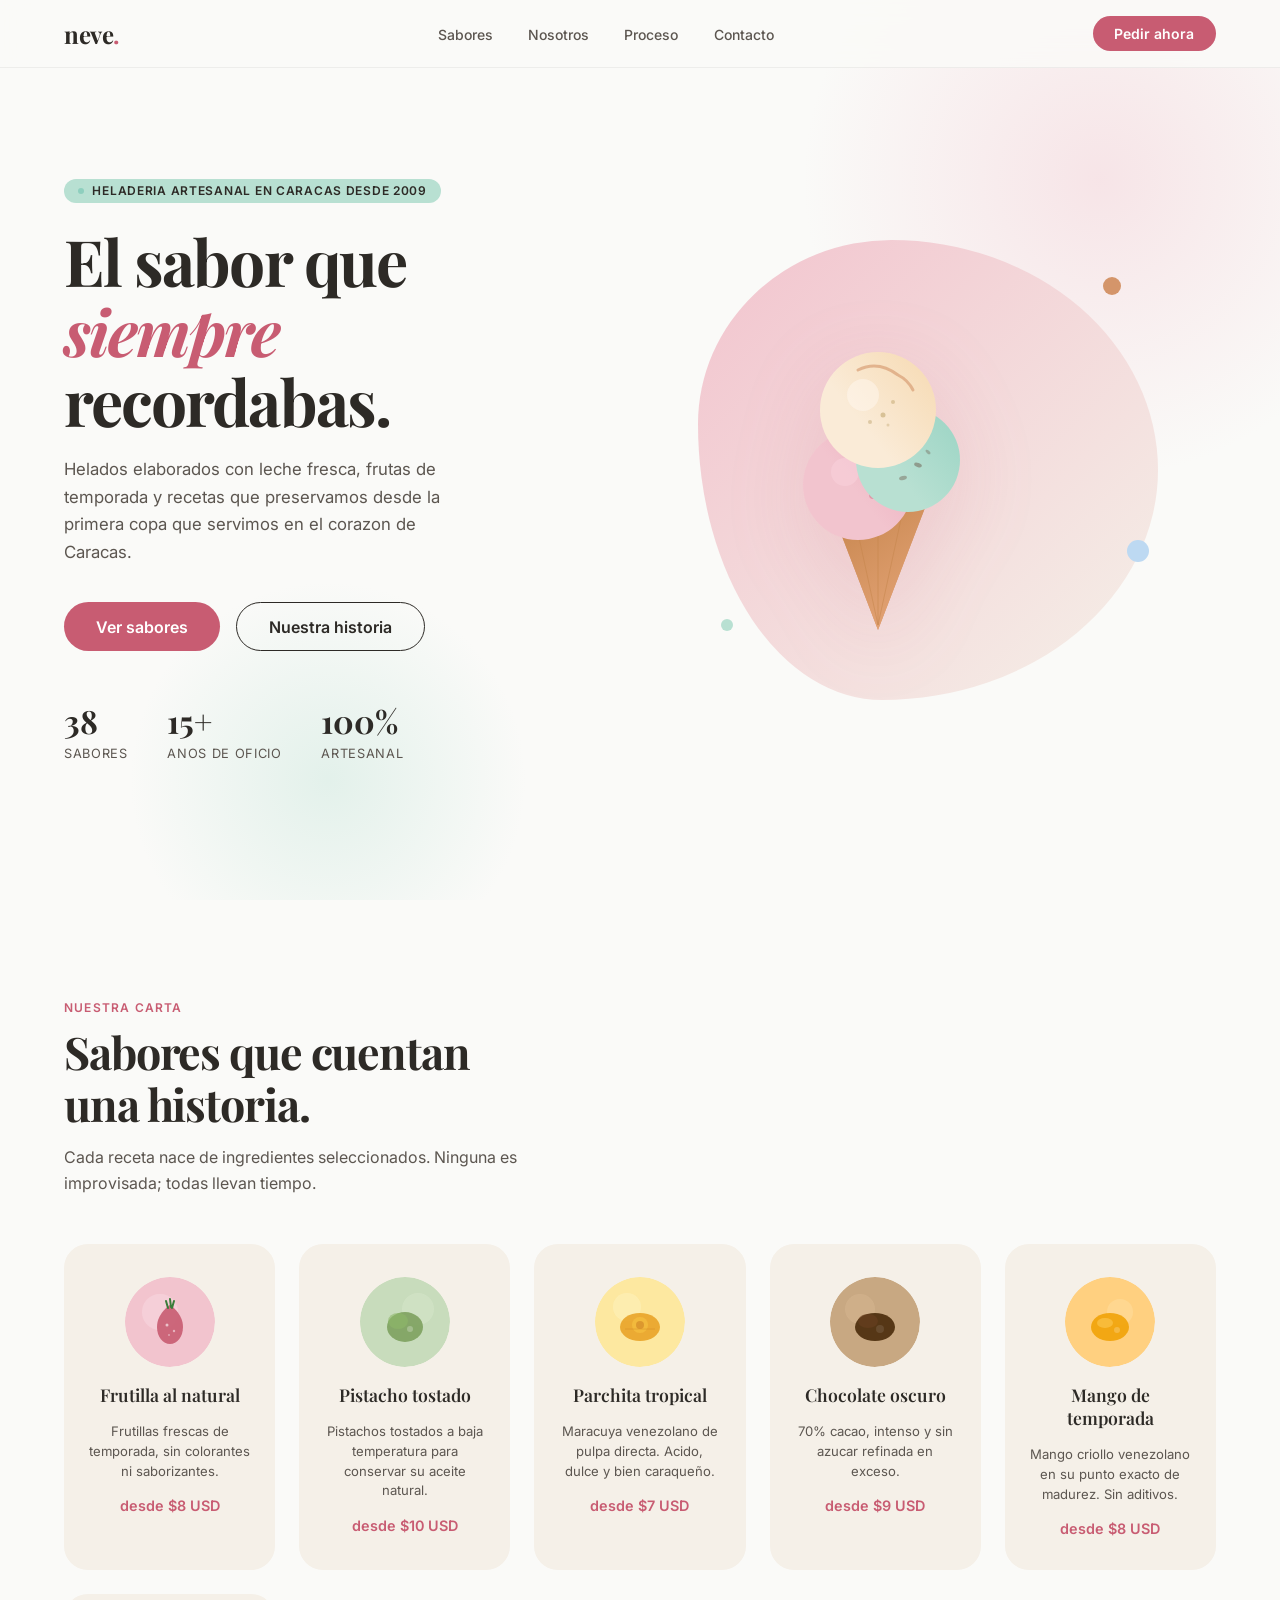
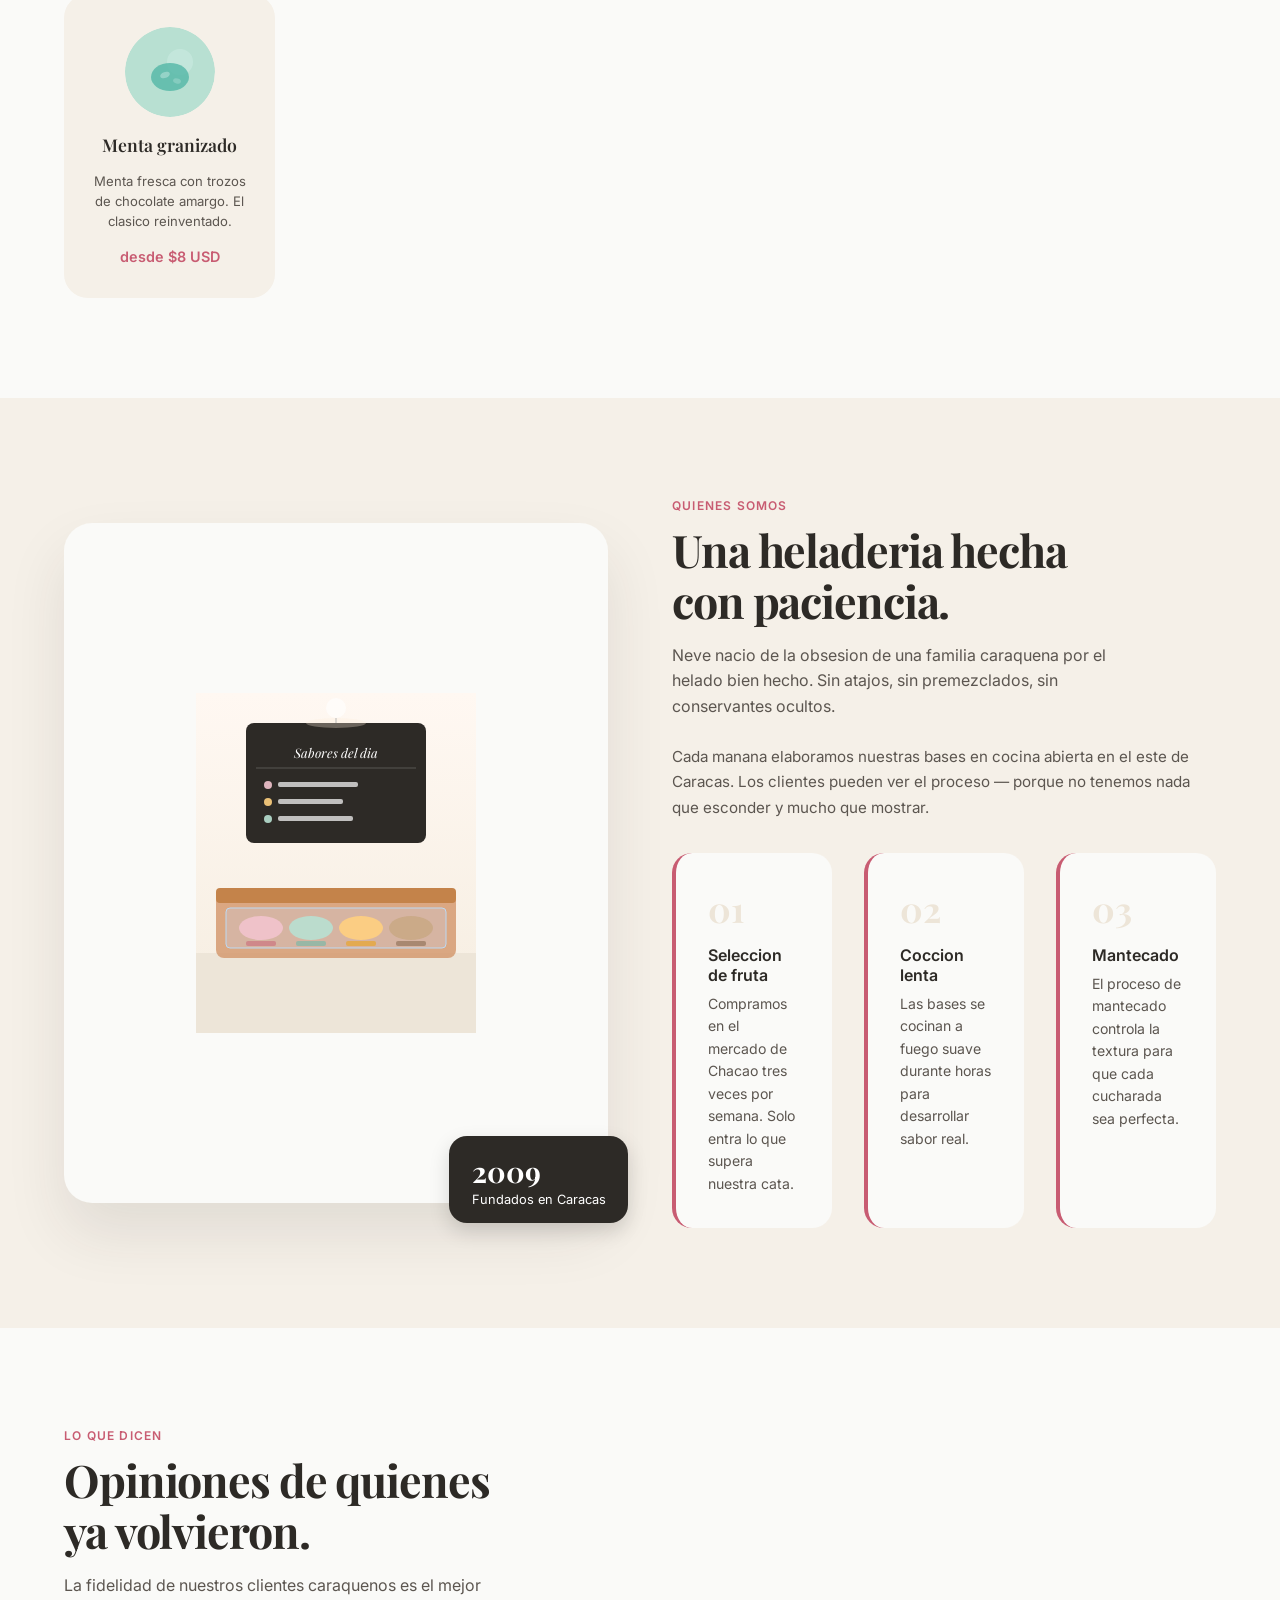
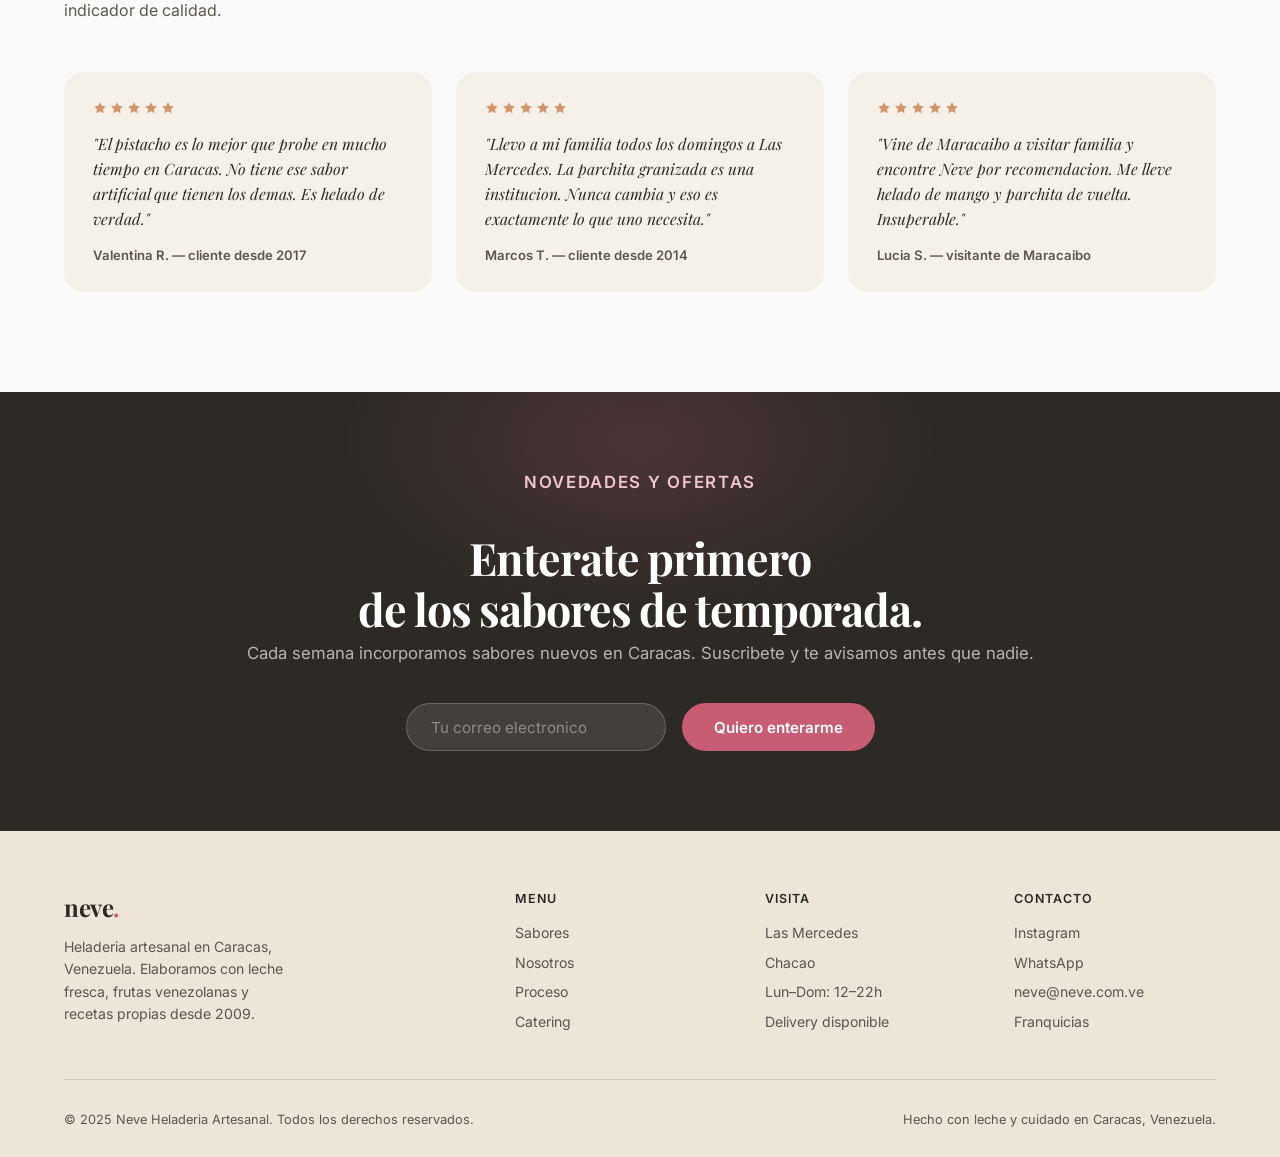
<file: index.html>
<!DOCTYPE html>
<html lang="es">
<head>
  <meta charset="UTF-8" />
  <meta name="viewport" content="width=device-width, initial-scale=1.0" />
  <title>Neve — Heladeria Artesanal | Caracas</title>
  <link href="https://fonts.googleapis.com/css2?family=Playfair+Display:ital,wght@0,400;0,600;0,700;1,400&family=Inter:wght@300;400;500;600&display=swap" rel="stylesheet" />
  <link rel="stylesheet" href="styles.css" />
  <link rel="icon" type="image/svg+xml" href="data:image/svg+xml,%3Csvg xmlns='http://www.w3.org/2000/svg' viewBox='0 0 64 64'%3E%3Ccircle cx='32' cy='32' r='32' fill='%23FAFAF8'/%3E%3Ccircle cx='32' cy='32' r='30' fill='%23F5F0E8'/%3E%3C!-- bola grande vainilla --%3E%3Ccircle cx='32' cy='36' r='18' fill='%23F5D5A8'/%3E%3C!-- bola chica rosa encima --%3E%3Ccircle cx='32' cy='20' r='13' fill='%23F2C4CE'/%3E%3C!-- cono --%3E%3Cpath d='M20 42 L32 62 L44 42 Z' fill='%23D4956A'/%3E%3C!-- lineas cono --%3E%3Cline x1='32' y1='44' x2='32' y2='61' stroke='%23C4834A' stroke-width='1' opacity='0.5'/%3E%3C!-- punto acento frambuesa --%3E%3Ccircle cx='32' cy='13' r='5' fill='%23C85C72'/%3E%3C/svg%3E" />
</head>
<body>

<!-- ─── NAV ─── -->
<nav>
  <span class="nav-logo">neve<span>.</span></span>
  <ul class="nav-links">
    <li><a href="#sabores">Sabores</a></li>
    <li><a href="#nosotros">Nosotros</a></li>
    <li><a href="#proceso">Proceso</a></li>
    <li><a href="#contacto">Contacto</a></li>
  </ul>
  <button class="nav-cta">Pedir ahora</button>
</nav>

<!-- ─── HERO ─── -->
<section class="hero">
  <div class="hero-text">
    <div class="hero-eyebrow">Heladeria Artesanal en Caracas desde 2009</div>
    <h1 class="hero-title">
      El sabor que<br><em>siempre</em><br>recordabas.
    </h1>
    <p class="hero-sub">
      Helados elaborados con leche fresca, frutas de temporada y recetas que preservamos desde la primera copa que servimos en el corazon de Caracas.
    </p>
    <div class="hero-btns">
      <button class="btn-primary" id="btn-sabores">Ver sabores</button>
      <button class="btn-secondary" id="btn-nosotros">Nuestra historia</button>
    </div>
    <div class="hero-stats">
      <div>
        <span class="hero-stat-num">38</span>
        <span class="hero-stat-label">Sabores</span>
      </div>
      <div>
        <span class="hero-stat-num">15+</span>
        <span class="hero-stat-label">Anos de oficio</span>
      </div>
      <div>
        <span class="hero-stat-num">100%</span>
        <span class="hero-stat-label">Artesanal</span>
      </div>
    </div>
  </div>

  <div class="hero-visual">
    <div class="hero-svg-wrap">
      <div class="blob-bg"></div>
      <div class="dot dot1"></div>
      <div class="dot dot2"></div>
      <div class="dot dot3"></div>

      <!-- Ilustracion helado artesanal SVG -->
      <svg width="360" height="400" viewBox="0 0 360 400" fill="none" xmlns="http://www.w3.org/2000/svg">
        <!-- Cono -->
        <path d="M130 260 L180 390 L230 260 Z" fill="#D4956A"/>
        <path d="M130 260 L180 390 L230 260 Z" fill="url(#conoGrad)"/>
        <defs>
          <linearGradient id="conoGrad" x1="130" y1="260" x2="230" y2="390" gradientUnits="userSpaceOnUse">
            <stop stop-color="#C4834A"/>
            <stop offset="1" stop-color="#E8A87C"/>
          </linearGradient>
          <linearGradient id="scoopGrad1" x1="100" y1="180" x2="200" y2="100" gradientUnits="userSpaceOnUse">
            <stop stop-color="#F2C4CE"/>
            <stop offset="1" stop-color="#E8A0B4"/>
          </linearGradient>
          <linearGradient id="scoopGrad2" x1="140" y1="160" x2="240" y2="80" gradientUnits="userSpaceOnUse">
            <stop stop-color="#B8E0D2"/>
            <stop offset="1" stop-color="#8ECFBE"/>
          </linearGradient>
          <linearGradient id="scoopGrad3" x1="120" y1="130" x2="220" y2="50" gradientUnits="userSpaceOnUse">
            <stop stop-color="#FAEBD7"/>
            <stop offset="1" stop-color="#F5D5A8"/>
          </linearGradient>
        </defs>
        <!-- Lineas del cono -->
        <line x1="155" y1="270" x2="180" y2="385" stroke="#C4834A" stroke-width="1" opacity="0.5"/>
        <line x1="180" y1="265" x2="180" y2="385" stroke="#C4834A" stroke-width="1" opacity="0.5"/>
        <line x1="205" y1="270" x2="180" y2="385" stroke="#C4834A" stroke-width="1" opacity="0.5"/>
        <!-- Bola 1 (frutilla) -->
        <circle cx="160" cy="245" r="55" fill="url(#scoopGrad1)"/>
        <circle cx="147" cy="232" r="14" fill="#F8D0DA" opacity="0.6"/>
        <circle cx="175" cy="255" r="4" fill="#C85C72" opacity="0.4"/>
        <circle cx="185" cy="240" r="3" fill="#C85C72" opacity="0.3"/>
        <!-- Bola 2 (menta) -->
        <circle cx="210" cy="220" r="52" fill="url(#scoopGrad2)"/>
        <circle cx="200" cy="208" r="12" fill="#D8EEE8" opacity="0.5"/>
        <ellipse cx="220" cy="225" rx="4" ry="2" fill="#5C3D2E" opacity="0.4" transform="rotate(20 220 225)"/>
        <ellipse cx="205" cy="238" rx="4" ry="2" fill="#5C3D2E" opacity="0.35" transform="rotate(-15 205 238)"/>
        <ellipse cx="230" cy="212" rx="3" ry="1.5" fill="#5C3D2E" opacity="0.3" transform="rotate(40 230 212)"/>
        <!-- Bola 3 (vainilla) -->
        <circle cx="180" cy="170" r="58" fill="url(#scoopGrad3)"/>
        <circle cx="165" cy="155" r="16" fill="#FFF8F0" opacity="0.5"/>
        <circle cx="185" cy="175" r="2.5" fill="#8B6914" opacity="0.3"/>
        <circle cx="195" cy="162" r="2" fill="#8B6914" opacity="0.25"/>
        <circle cx="172" cy="182" r="2" fill="#8B6914" opacity="0.25"/>
        <circle cx="190" cy="185" r="1.5" fill="#8B6914" opacity="0.2"/>
        <!-- Salsa caramelo -->
        <path d="M160 130 Q180 120 200 135 Q210 140 215 150" stroke="#D4956A" stroke-width="3" fill="none" stroke-linecap="round" opacity="0.6"/>
      </svg>
    </div>
  </div>
</section>

<!-- ─── SABORES ─── -->
<section class="section" id="sabores">
  <div class="reveal">
    <p class="section-label">Nuestra carta</p>
    <h2 class="section-title">Sabores que cuentan<br>una historia.</h2>
    <p class="section-sub">Cada receta nace de ingredientes seleccionados. Ninguna es improvisada; todas llevan tiempo.</p>
  </div>

  <div class="flavors-grid">

    <!-- Frutilla -->
    <div class="flavor-card reveal">
      <div class="flavor-circle">
        <svg viewBox="0 0 90 90" xmlns="http://www.w3.org/2000/svg" width="90" height="90">
          <circle cx="45" cy="45" r="45" fill="#F2C4CE"/>
          <circle cx="35" cy="35" r="18" fill="#F8D8DF" opacity="0.6"/>
          <path d="M45 28 C45 28 32 36 32 50 C32 60 38 67 45 67 C52 67 58 60 58 50 C58 36 45 28 45 28Z" fill="#C85C72" opacity="0.9"/>
          <path d="M45 22 L46 30 M41 24 L43 31 M49 24 L47 31" stroke="#3A7D3A" stroke-width="2" stroke-linecap="round"/>
          <circle cx="42" cy="48" r="1.5" fill="#FFF" opacity="0.6"/>
          <circle cx="49" cy="54" r="1.2" fill="#FFF" opacity="0.5"/>
          <circle cx="44" cy="58" r="1" fill="#FFF" opacity="0.4"/>
        </svg>
      </div>
      <span class="flavor-name">Frutilla al natural</span>
      <span class="flavor-desc">Frutillas frescas de temporada, sin colorantes ni saborizantes.</span>
      <span class="flavor-price">desde $8 USD</span>
    </div>

    <!-- Pistacho -->
    <div class="flavor-card reveal">
      <div class="flavor-circle">
        <svg viewBox="0 0 90 90" xmlns="http://www.w3.org/2000/svg" width="90" height="90">
          <circle cx="45" cy="45" r="45" fill="#C8DCBC"/>
          <circle cx="58" cy="32" r="16" fill="#D8E8CC" opacity="0.5"/>
          <ellipse cx="45" cy="50" rx="18" ry="15" fill="#7A9E5A" opacity="0.85"/>
          <ellipse cx="38" cy="44" rx="10" ry="8" fill="#8EB86A" opacity="0.6"/>
          <circle cx="50" cy="52" r="3" fill="#FFF" opacity="0.25"/>
        </svg>
      </div>
      <span class="flavor-name">Pistacho tostado</span>
      <span class="flavor-desc">Pistachos tostados a baja temperatura para conservar su aceite natural.</span>
      <span class="flavor-price">desde $10 USD</span>
    </div>

    <!-- Parchita -->
    <div class="flavor-card reveal">
      <div class="flavor-circle">
        <svg viewBox="0 0 90 90" xmlns="http://www.w3.org/2000/svg" width="90" height="90">
          <circle cx="45" cy="45" r="45" fill="#FDE8A0"/>
          <circle cx="32" cy="30" r="14" fill="#FEF4C0" opacity="0.5"/>
          <ellipse cx="45" cy="50" rx="20" ry="14" fill="#E8A020" opacity="0.85"/>
          <circle cx="45" cy="48" r="8" fill="#F5C040" opacity="0.7"/>
          <circle cx="45" cy="48" r="4" fill="#C87820" opacity="0.5"/>
          <line x1="30" y1="52" x2="60" y2="52" stroke="#C87820" stroke-width="1" opacity="0.3"/>
        </svg>
      </div>
      <span class="flavor-name">Parchita tropical</span>
      <span class="flavor-desc">Maracuya venezolano de pulpa directa. Acido, dulce y bien caraqueño.</span>
      <span class="flavor-price">desde $7 USD</span>
    </div>

    <!-- Chocolate -->
    <div class="flavor-card reveal">
      <div class="flavor-circle">
        <svg viewBox="0 0 90 90" xmlns="http://www.w3.org/2000/svg" width="90" height="90">
          <circle cx="45" cy="45" r="45" fill="#C8A882"/>
          <circle cx="30" cy="32" r="15" fill="#D8B892" opacity="0.5"/>
          <ellipse cx="45" cy="50" rx="20" ry="14" fill="#4A2C0A" opacity="0.9"/>
          <ellipse cx="38" cy="44" rx="10" ry="7" fill="#6A4020" opacity="0.6"/>
          <circle cx="50" cy="52" r="4" fill="#FFF" opacity="0.1"/>
        </svg>
      </div>
      <span class="flavor-name">Chocolate oscuro</span>
      <span class="flavor-desc">70% cacao, intenso y sin azucar refinada en exceso.</span>
      <span class="flavor-price">desde $9 USD</span>
    </div>

    <!-- Mango -->
    <div class="flavor-card reveal">
      <div class="flavor-circle">
        <svg viewBox="0 0 90 90" xmlns="http://www.w3.org/2000/svg" width="90" height="90">
          <circle cx="45" cy="45" r="45" fill="#FFD080"/>
          <circle cx="55" cy="35" r="13" fill="#FFE0A0" opacity="0.5"/>
          <ellipse cx="45" cy="50" rx="19" ry="14" fill="#F0A000" opacity="0.85"/>
          <ellipse cx="40" cy="46" rx="8" ry="5" fill="#FFD060" opacity="0.5"/>
          <circle cx="52" cy="53" r="3" fill="#FFF" opacity="0.2"/>
        </svg>
      </div>
      <span class="flavor-name">Mango de temporada</span>
      <span class="flavor-desc">Mango criollo venezolano en su punto exacto de madurez. Sin aditivos.</span>
      <span class="flavor-price">desde $8 USD</span>
    </div>

    <!-- Menta granizado -->
    <div class="flavor-card reveal">
      <div class="flavor-circle">
        <svg viewBox="0 0 90 90" xmlns="http://www.w3.org/2000/svg" width="90" height="90">
          <circle cx="45" cy="45" r="45" fill="#B8E0D2"/>
          <circle cx="55" cy="35" r="13" fill="#D0EEE6" opacity="0.5"/>
          <ellipse cx="45" cy="50" rx="19" ry="14" fill="#5ABAAA" opacity="0.85"/>
          <ellipse cx="40" cy="48" rx="5" ry="3" fill="#FFF" opacity="0.3" transform="rotate(-20 40 48)"/>
          <ellipse cx="52" cy="54" rx="4" ry="2.5" fill="#FFF" opacity="0.2" transform="rotate(15 52 54)"/>
        </svg>
      </div>
      <span class="flavor-name">Menta granizado</span>
      <span class="flavor-desc">Menta fresca con trozos de chocolate amargo. El clasico reinventado.</span>
      <span class="flavor-price">desde $8 USD</span>
    </div>

  </div>
</section>

<!-- ─── NOSOTROS ─── -->
<section class="about" id="nosotros">
  <div class="about-img-wrap reveal">
    <div class="about-card">
      <!-- SVG ilustracion heladeria interior -->
      <svg width="280" height="340" viewBox="0 0 280 340" fill="none" xmlns="http://www.w3.org/2000/svg">
        <defs>
          <linearGradient id="wallGrad" x1="0" y1="0" x2="0" y2="340" gradientUnits="userSpaceOnUse">
            <stop stop-color="#FFF8F2"/>
            <stop offset="1" stop-color="#F5EDE0"/>
          </linearGradient>
        </defs>
        <rect width="280" height="340" fill="url(#wallGrad)"/>
        <rect y="260" width="280" height="80" fill="#EDE5D8"/>
        <rect x="20" y="200" width="240" height="65" rx="8" fill="#D4956A" opacity="0.8"/>
        <rect x="20" y="195" width="240" height="15" rx="4" fill="#C4834A"/>
        <rect x="30" y="215" width="220" height="40" rx="4" fill="rgba(200,220,255,0.25)" stroke="#BDD9F2" stroke-width="1"/>
        <ellipse cx="65" cy="235" rx="22" ry="12" fill="#F2C4CE" opacity="0.9"/>
        <ellipse cx="115" cy="235" rx="22" ry="12" fill="#B8E0D2" opacity="0.9"/>
        <ellipse cx="165" cy="235" rx="22" ry="12" fill="#FFD080" opacity="0.9"/>
        <ellipse cx="215" cy="235" rx="22" ry="12" fill="#C8A882" opacity="0.8"/>
        <rect x="50" y="248" width="30" height="5" rx="2" fill="#C85C72" opacity="0.5"/>
        <rect x="100" y="248" width="30" height="5" rx="2" fill="#5ABAAA" opacity="0.5"/>
        <rect x="150" y="248" width="30" height="5" rx="2" fill="#F0A000" opacity="0.5"/>
        <rect x="200" y="248" width="30" height="5" rx="2" fill="#7A5C40" opacity="0.5"/>
        <rect x="50" y="30" width="180" height="120" rx="8" fill="#2D2A26"/>
        <text x="140" y="65" text-anchor="middle" fill="#FFF" font-family="'Playfair Display', serif" font-size="13" font-style="italic">Sabores del dia</text>
        <line x1="60" y1="75" x2="220" y2="75" stroke="#FFF" stroke-width="0.7" opacity="0.3"/>
        <circle cx="72" cy="92" r="4" fill="#F2C4CE" opacity="0.9"/>
        <rect x="82" y="89" width="80" height="5" rx="2" fill="#FFF" opacity="0.7"/>
        <circle cx="72" cy="109" r="4" fill="#FFD080" opacity="0.9"/>
        <rect x="82" y="106" width="65" height="5" rx="2" fill="#FFF" opacity="0.7"/>
        <circle cx="72" cy="126" r="4" fill="#B8E0D2" opacity="0.9"/>
        <rect x="82" y="123" width="75" height="5" rx="2" fill="#FFF" opacity="0.7"/>
        <circle cx="140" cy="15" r="10" fill="#FFF" opacity="0.6"/>
        <line x1="140" y1="25" x2="140" y2="30" stroke="#CCC" stroke-width="2"/>
        <ellipse cx="140" cy="30" rx="30" ry="5" fill="#FAEBD7" opacity="0.3"/>
      </svg>
    </div>
    <div class="badge-float">
      <strong>2009</strong>
      Fundados en Caracas
    </div>
  </div>

  <div class="reveal">
    <p class="section-label">Quienes somos</p>
    <h2 class="section-title">Una heladeria hecha<br>con paciencia.</h2>
    <p class="section-sub" style="margin-bottom:1.5rem;">
      Neve nacio de la obsesion de una familia caraquena por el helado bien hecho. Sin atajos, sin premezclados, sin conservantes ocultos.
    </p>
    <p style="font-size:0.95rem; color:var(--ink-light); line-height:1.7; margin-bottom:2rem;">
      Cada manana elaboramos nuestras bases en cocina abierta en el este de Caracas. Los clientes pueden ver el proceso — porque no tenemos nada que esconder y mucho que mostrar.
    </p>

    <div class="process-steps" id="proceso">
      <div class="step">
        <div class="step-num">01</div>
        <div class="step-title">Seleccion de fruta</div>
        <p class="step-text">Compramos en el mercado de Chacao tres veces por semana. Solo entra lo que supera nuestra cata.</p>
      </div>
      <div class="step">
        <div class="step-num">02</div>
        <div class="step-title">Coccion lenta</div>
        <p class="step-text">Las bases se cocinan a fuego suave durante horas para desarrollar sabor real.</p>
      </div>
      <div class="step">
        <div class="step-num">03</div>
        <div class="step-title">Mantecado</div>
        <p class="step-text">El proceso de mantecado controla la textura para que cada cucharada sea perfecta.</p>
      </div>
    </div>
  </div>
</section>

<!-- ─── TESTIMONIALS ─── -->
<section class="section testimonials" id="contacto">
  <div class="reveal">
    <p class="section-label">Lo que dicen</p>
    <h2 class="section-title">Opiniones de quienes<br>ya volvieron.</h2>
    <p class="section-sub">La fidelidad de nuestros clientes caraquenos es el mejor indicador de calidad.</p>
  </div>
  <div class="testi-grid">

    <div class="testi-card reveal">
      <div class="testi-stars">
        <svg class="star" viewBox="0 0 24 24"><path d="M12 2l3.09 6.26L22 9.27l-5 4.87 1.18 6.88L12 17.77l-6.18 3.25L7 14.14 2 9.27l6.91-1.01L12 2z"/></svg>
        <svg class="star" viewBox="0 0 24 24"><path d="M12 2l3.09 6.26L22 9.27l-5 4.87 1.18 6.88L12 17.77l-6.18 3.25L7 14.14 2 9.27l6.91-1.01L12 2z"/></svg>
        <svg class="star" viewBox="0 0 24 24"><path d="M12 2l3.09 6.26L22 9.27l-5 4.87 1.18 6.88L12 17.77l-6.18 3.25L7 14.14 2 9.27l6.91-1.01L12 2z"/></svg>
        <svg class="star" viewBox="0 0 24 24"><path d="M12 2l3.09 6.26L22 9.27l-5 4.87 1.18 6.88L12 17.77l-6.18 3.25L7 14.14 2 9.27l6.91-1.01L12 2z"/></svg>
        <svg class="star" viewBox="0 0 24 24"><path d="M12 2l3.09 6.26L22 9.27l-5 4.87 1.18 6.88L12 17.77l-6.18 3.25L7 14.14 2 9.27l6.91-1.01L12 2z"/></svg>
      </div>
      <p class="testi-text">"El pistacho es lo mejor que probe en mucho tiempo en Caracas. No tiene ese sabor artificial que tienen los demas. Es helado de verdad."</p>
      <span class="testi-author">Valentina R. — cliente desde 2017</span>
    </div>

    <div class="testi-card reveal">
      <div class="testi-stars">
        <svg class="star" viewBox="0 0 24 24"><path d="M12 2l3.09 6.26L22 9.27l-5 4.87 1.18 6.88L12 17.77l-6.18 3.25L7 14.14 2 9.27l6.91-1.01L12 2z"/></svg>
        <svg class="star" viewBox="0 0 24 24"><path d="M12 2l3.09 6.26L22 9.27l-5 4.87 1.18 6.88L12 17.77l-6.18 3.25L7 14.14 2 9.27l6.91-1.01L12 2z"/></svg>
        <svg class="star" viewBox="0 0 24 24"><path d="M12 2l3.09 6.26L22 9.27l-5 4.87 1.18 6.88L12 17.77l-6.18 3.25L7 14.14 2 9.27l6.91-1.01L12 2z"/></svg>
        <svg class="star" viewBox="0 0 24 24"><path d="M12 2l3.09 6.26L22 9.27l-5 4.87 1.18 6.88L12 17.77l-6.18 3.25L7 14.14 2 9.27l6.91-1.01L12 2z"/></svg>
        <svg class="star" viewBox="0 0 24 24"><path d="M12 2l3.09 6.26L22 9.27l-5 4.87 1.18 6.88L12 17.77l-6.18 3.25L7 14.14 2 9.27l6.91-1.01L12 2z"/></svg>
      </div>
      <p class="testi-text">"Llevo a mi familia todos los domingos a Las Mercedes. La parchita granizada es una institucion. Nunca cambia y eso es exactamente lo que uno necesita."</p>
      <span class="testi-author">Marcos T. — cliente desde 2014</span>
    </div>

    <div class="testi-card reveal">
      <div class="testi-stars">
        <svg class="star" viewBox="0 0 24 24"><path d="M12 2l3.09 6.26L22 9.27l-5 4.87 1.18 6.88L12 17.77l-6.18 3.25L7 14.14 2 9.27l6.91-1.01L12 2z"/></svg>
        <svg class="star" viewBox="0 0 24 24"><path d="M12 2l3.09 6.26L22 9.27l-5 4.87 1.18 6.88L12 17.77l-6.18 3.25L7 14.14 2 9.27l6.91-1.01L12 2z"/></svg>
        <svg class="star" viewBox="0 0 24 24"><path d="M12 2l3.09 6.26L22 9.27l-5 4.87 1.18 6.88L12 17.77l-6.18 3.25L7 14.14 2 9.27l6.91-1.01L12 2z"/></svg>
        <svg class="star" viewBox="0 0 24 24"><path d="M12 2l3.09 6.26L22 9.27l-5 4.87 1.18 6.88L12 17.77l-6.18 3.25L7 14.14 2 9.27l6.91-1.01L12 2z"/></svg>
        <svg class="star" viewBox="0 0 24 24"><path d="M12 2l3.09 6.26L22 9.27l-5 4.87 1.18 6.88L12 17.77l-6.18 3.25L7 14.14 2 9.27l6.91-1.01L12 2z"/></svg>
      </div>
      <p class="testi-text">"Vine de Maracaibo a visitar familia y encontre Neve por recomendacion. Me lleve helado de mango y parchita de vuelta. Insuperable."</p>
      <span class="testi-author">Lucia S. — visitante de Maracaibo</span>
    </div>

  </div>
</section>

<!-- ─── CTA BANNER ─── -->
<section class="cta-banner">
  <div style="position:relative;z-index:2">
    <p class="section-label" style="color:var(--rose)">Novedades y ofertas</p>
    <h2 class="section-title">Enterate primero<br>de los sabores de temporada.</h2>
    <p>Cada semana incorporamos sabores nuevos en Caracas. Suscribete y te avisamos antes que nadie.</p>
    <div class="cta-inputs">
      <input class="cta-input" type="email" id="cta-email" placeholder="Tu correo electronico" />
      <button class="btn-primary" id="cta-submit">Quiero enterarme</button>
    </div>
  </div>
</section>

<!-- ─── FOOTER ─── -->
<footer>
  <div class="footer-grid">
    <div class="footer-brand">
      <span class="nav-logo">neve<span>.</span></span>
      <p>Heladeria artesanal en Caracas, Venezuela. Elaboramos con leche fresca, frutas venezolanas y recetas propias desde 2009.</p>
    </div>
    <div class="footer-col">
      <h4>Menu</h4>
      <ul>
        <li><a href="#sabores">Sabores</a></li>
        <li><a href="#nosotros">Nosotros</a></li>
        <li><a href="#proceso">Proceso</a></li>
        <li><a href="#">Catering</a></li>
      </ul>
    </div>
    <div class="footer-col">
      <h4>Visita</h4>
      <ul>
        <li><a href="#">Las Mercedes</a></li>
        <li><a href="#">Chacao</a></li>
        <li><a href="#">Lun–Dom: 12–22h</a></li>
        <li><a href="#">Delivery disponible</a></li>
      </ul>
    </div>
    <div class="footer-col">
      <h4>Contacto</h4>
      <ul>
        <li><a href="#">Instagram</a></li>
        <li><a href="#">WhatsApp</a></li>
        <li><a href="#">neve@neve.com.ve</a></li>
        <li><a href="#">Franquicias</a></li>
      </ul>
    </div>
  </div>
  <div class="footer-bottom">
    <span>© 2025 Neve Heladeria Artesanal. Todos los derechos reservados.</span>
    <span>Hecho con leche y cuidado en Caracas, Venezuela.</span>
  </div>
</footer>

<script src="main.js"></script>
</body>
</html>
</file>
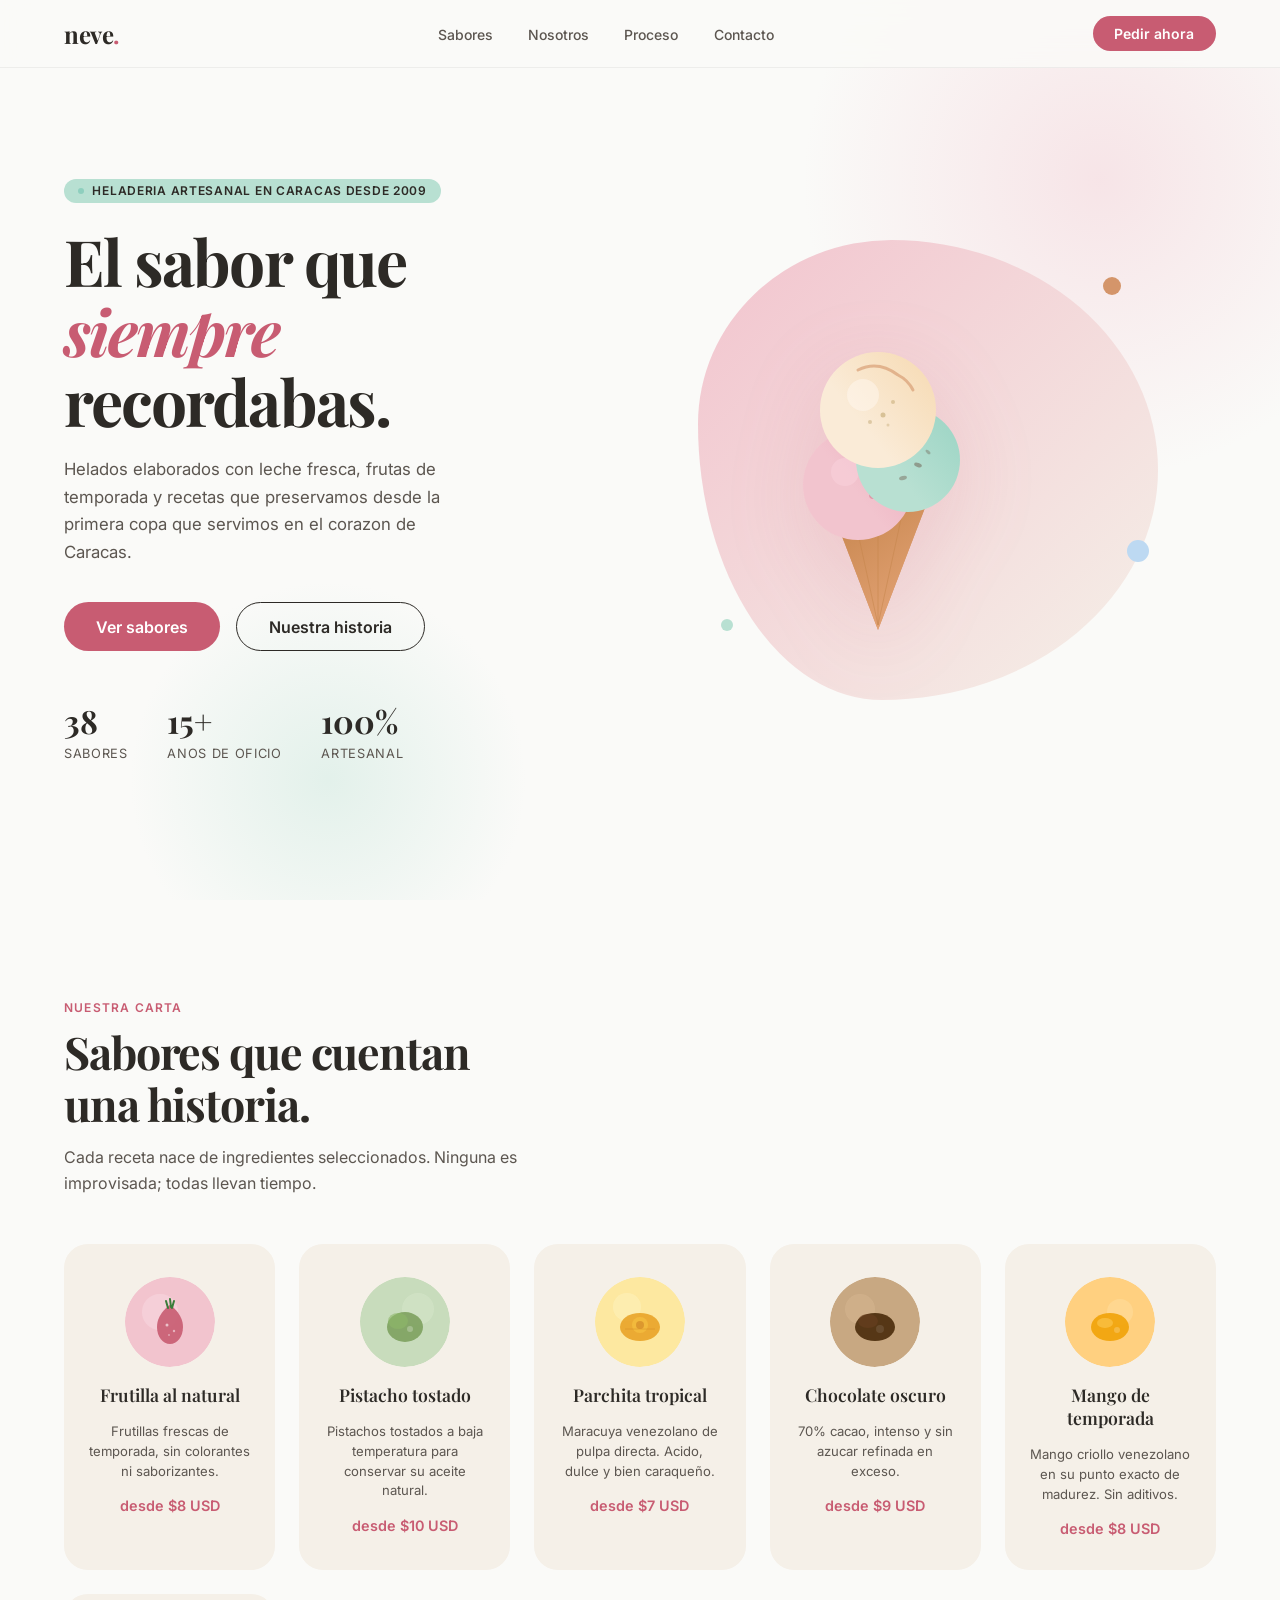
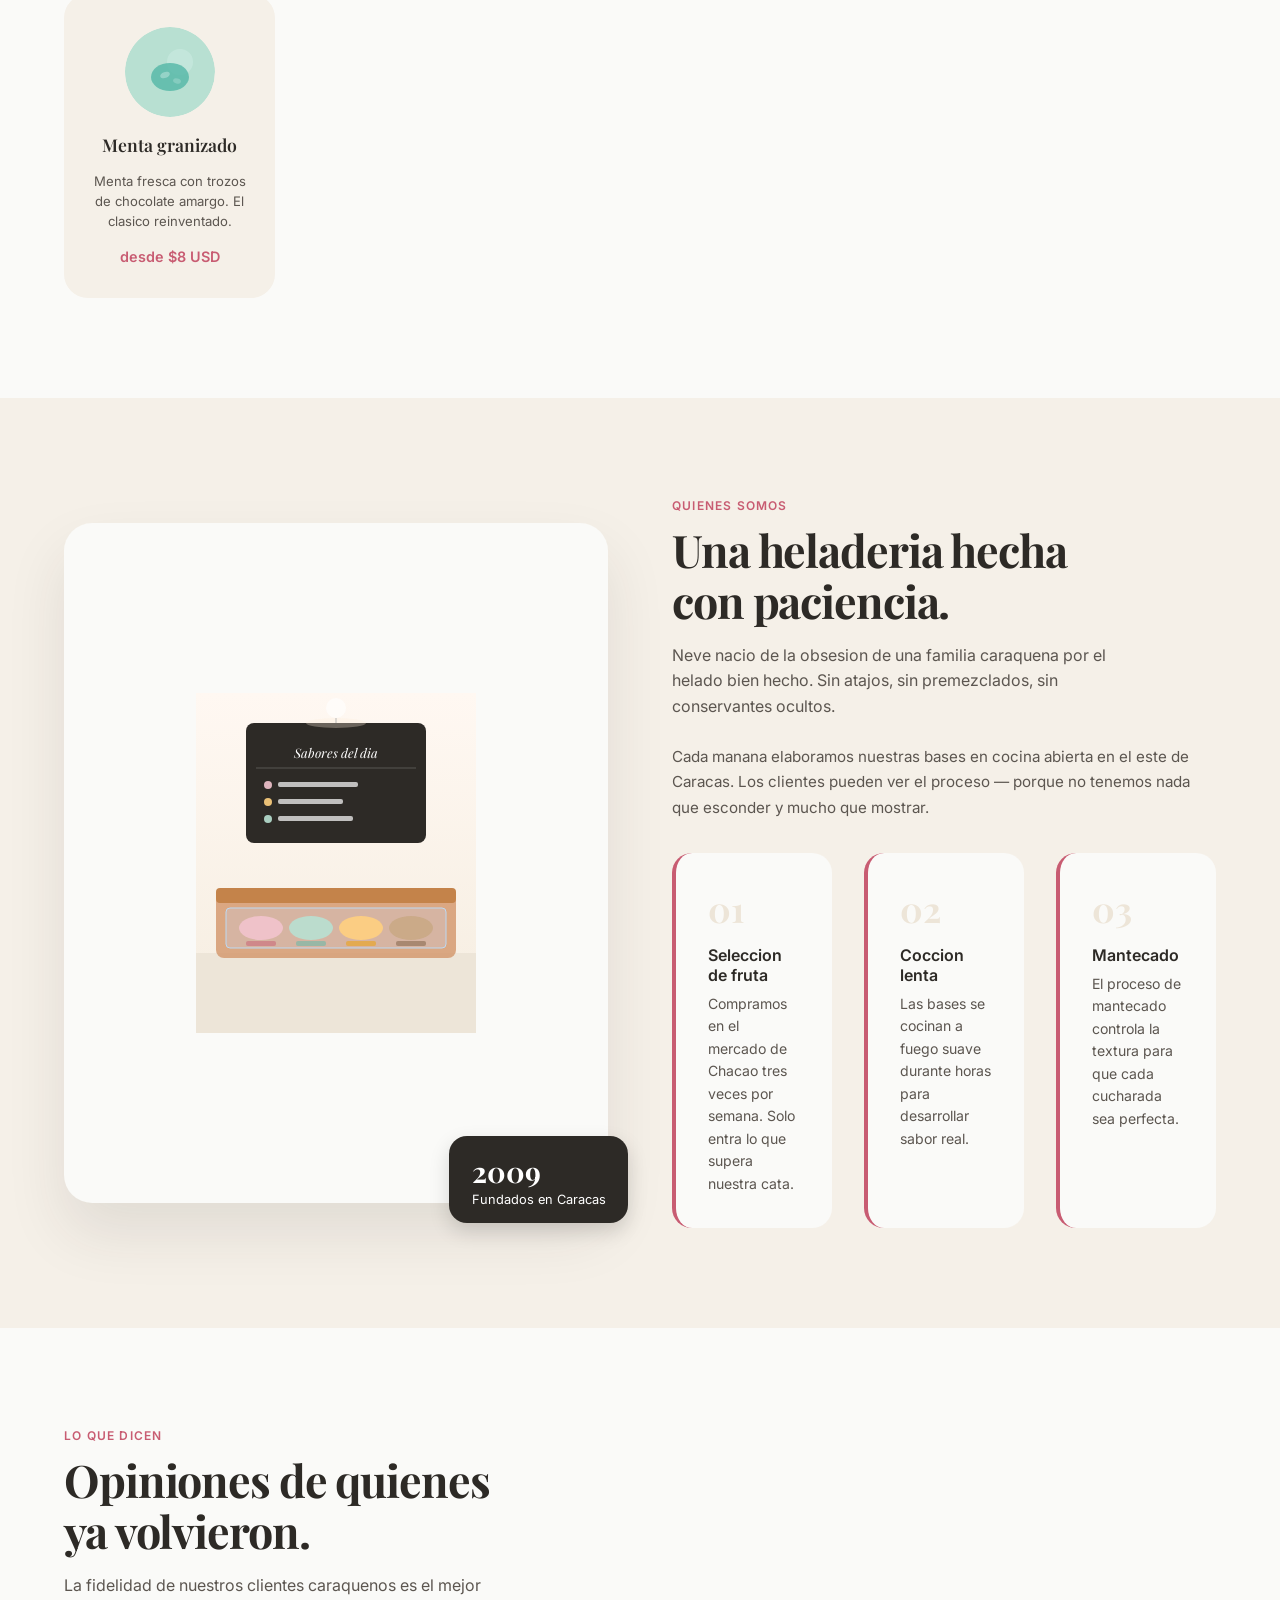
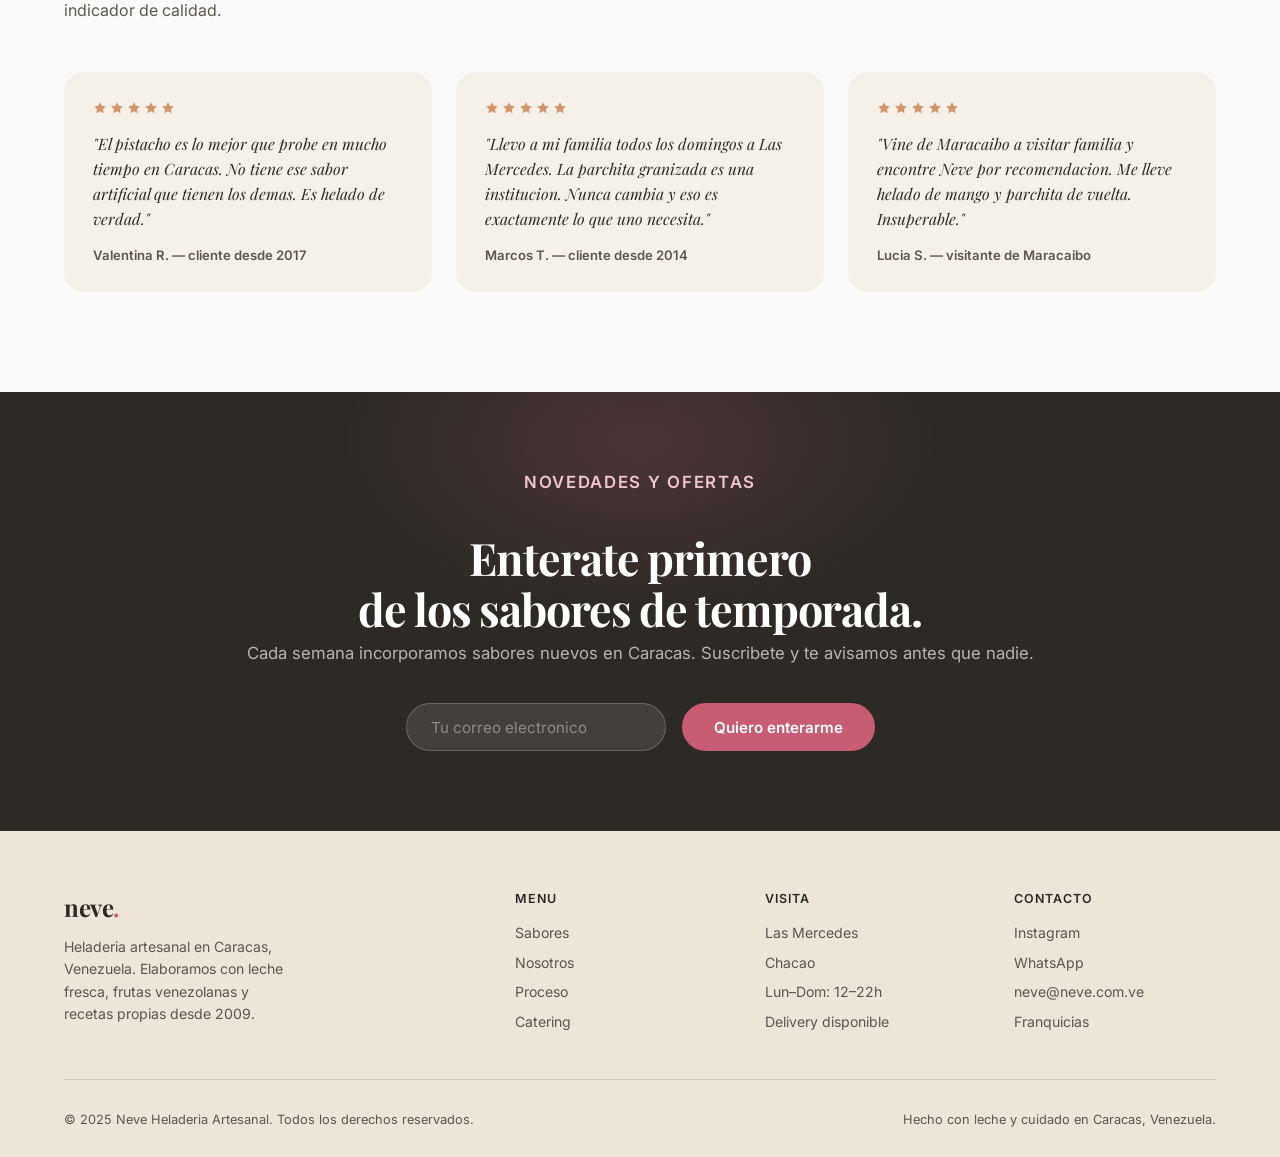
<file: neve/index.html>
<!DOCTYPE html>
<html lang="es">
<head>
  <meta charset="UTF-8" />
  <meta name="viewport" content="width=device-width, initial-scale=1.0" />
  <title>Neve — Heladeria Artesanal | Caracas</title>
  <link href="https://fonts.googleapis.com/css2?family=Playfair+Display:ital,wght@0,400;0,600;0,700;1,400&family=Inter:wght@300;400;500;600&display=swap" rel="stylesheet" />
  <link rel="stylesheet" href="styles.css" />
</head>
<body>

<!-- ─── NAV ─── -->
<nav>
  <span class="nav-logo">neve<span>.</span></span>
  <ul class="nav-links">
    <li><a href="#sabores">Sabores</a></li>
    <li><a href="#nosotros">Nosotros</a></li>
    <li><a href="#proceso">Proceso</a></li>
    <li><a href="#contacto">Contacto</a></li>
  </ul>
  <button class="nav-cta">Pedir ahora</button>
</nav>

<!-- ─── HERO ─── -->
<section class="hero">
  <div class="hero-text">
    <div class="hero-eyebrow">Heladeria Artesanal en Caracas desde 2009</div>
    <h1 class="hero-title">
      El sabor que<br><em>siempre</em><br>recordabas.
    </h1>
    <p class="hero-sub">
      Helados elaborados con leche fresca, frutas de temporada y recetas que preservamos desde la primera copa que servimos en el corazon de Caracas.
    </p>
    <div class="hero-btns">
      <button class="btn-primary" id="btn-sabores">Ver sabores</button>
      <button class="btn-secondary" id="btn-nosotros">Nuestra historia</button>
    </div>
    <div class="hero-stats">
      <div>
        <span class="hero-stat-num">38</span>
        <span class="hero-stat-label">Sabores</span>
      </div>
      <div>
        <span class="hero-stat-num">15+</span>
        <span class="hero-stat-label">Anos de oficio</span>
      </div>
      <div>
        <span class="hero-stat-num">100%</span>
        <span class="hero-stat-label">Artesanal</span>
      </div>
    </div>
  </div>

  <div class="hero-visual">
    <div class="hero-svg-wrap">
      <div class="blob-bg"></div>
      <div class="dot dot1"></div>
      <div class="dot dot2"></div>
      <div class="dot dot3"></div>

      <!-- Ilustracion helado artesanal SVG -->
      <svg width="360" height="400" viewBox="0 0 360 400" fill="none" xmlns="http://www.w3.org/2000/svg">
        <!-- Cono -->
        <path d="M130 260 L180 390 L230 260 Z" fill="#D4956A"/>
        <path d="M130 260 L180 390 L230 260 Z" fill="url(#conoGrad)"/>
        <defs>
          <linearGradient id="conoGrad" x1="130" y1="260" x2="230" y2="390" gradientUnits="userSpaceOnUse">
            <stop stop-color="#C4834A"/>
            <stop offset="1" stop-color="#E8A87C"/>
          </linearGradient>
          <linearGradient id="scoopGrad1" x1="100" y1="180" x2="200" y2="100" gradientUnits="userSpaceOnUse">
            <stop stop-color="#F2C4CE"/>
            <stop offset="1" stop-color="#E8A0B4"/>
          </linearGradient>
          <linearGradient id="scoopGrad2" x1="140" y1="160" x2="240" y2="80" gradientUnits="userSpaceOnUse">
            <stop stop-color="#B8E0D2"/>
            <stop offset="1" stop-color="#8ECFBE"/>
          </linearGradient>
          <linearGradient id="scoopGrad3" x1="120" y1="130" x2="220" y2="50" gradientUnits="userSpaceOnUse">
            <stop stop-color="#FAEBD7"/>
            <stop offset="1" stop-color="#F5D5A8"/>
          </linearGradient>
        </defs>
        <!-- Lineas del cono -->
        <line x1="155" y1="270" x2="180" y2="385" stroke="#C4834A" stroke-width="1" opacity="0.5"/>
        <line x1="180" y1="265" x2="180" y2="385" stroke="#C4834A" stroke-width="1" opacity="0.5"/>
        <line x1="205" y1="270" x2="180" y2="385" stroke="#C4834A" stroke-width="1" opacity="0.5"/>
        <!-- Bola 1 (frutilla) -->
        <circle cx="160" cy="245" r="55" fill="url(#scoopGrad1)"/>
        <circle cx="147" cy="232" r="14" fill="#F8D0DA" opacity="0.6"/>
        <circle cx="175" cy="255" r="4" fill="#C85C72" opacity="0.4"/>
        <circle cx="185" cy="240" r="3" fill="#C85C72" opacity="0.3"/>
        <!-- Bola 2 (menta) -->
        <circle cx="210" cy="220" r="52" fill="url(#scoopGrad2)"/>
        <circle cx="200" cy="208" r="12" fill="#D8EEE8" opacity="0.5"/>
        <ellipse cx="220" cy="225" rx="4" ry="2" fill="#5C3D2E" opacity="0.4" transform="rotate(20 220 225)"/>
        <ellipse cx="205" cy="238" rx="4" ry="2" fill="#5C3D2E" opacity="0.35" transform="rotate(-15 205 238)"/>
        <ellipse cx="230" cy="212" rx="3" ry="1.5" fill="#5C3D2E" opacity="0.3" transform="rotate(40 230 212)"/>
        <!-- Bola 3 (vainilla) -->
        <circle cx="180" cy="170" r="58" fill="url(#scoopGrad3)"/>
        <circle cx="165" cy="155" r="16" fill="#FFF8F0" opacity="0.5"/>
        <circle cx="185" cy="175" r="2.5" fill="#8B6914" opacity="0.3"/>
        <circle cx="195" cy="162" r="2" fill="#8B6914" opacity="0.25"/>
        <circle cx="172" cy="182" r="2" fill="#8B6914" opacity="0.25"/>
        <circle cx="190" cy="185" r="1.5" fill="#8B6914" opacity="0.2"/>
        <!-- Salsa caramelo -->
        <path d="M160 130 Q180 120 200 135 Q210 140 215 150" stroke="#D4956A" stroke-width="3" fill="none" stroke-linecap="round" opacity="0.6"/>
      </svg>
    </div>
  </div>
</section>

<!-- ─── SABORES ─── -->
<section class="section" id="sabores">
  <div class="reveal">
    <p class="section-label">Nuestra carta</p>
    <h2 class="section-title">Sabores que cuentan<br>una historia.</h2>
    <p class="section-sub">Cada receta nace de ingredientes seleccionados. Ninguna es improvisada; todas llevan tiempo.</p>
  </div>

  <div class="flavors-grid">

    <!-- Frutilla -->
    <div class="flavor-card reveal">
      <div class="flavor-circle">
        <svg viewBox="0 0 90 90" xmlns="http://www.w3.org/2000/svg" width="90" height="90">
          <circle cx="45" cy="45" r="45" fill="#F2C4CE"/>
          <circle cx="35" cy="35" r="18" fill="#F8D8DF" opacity="0.6"/>
          <path d="M45 28 C45 28 32 36 32 50 C32 60 38 67 45 67 C52 67 58 60 58 50 C58 36 45 28 45 28Z" fill="#C85C72" opacity="0.9"/>
          <path d="M45 22 L46 30 M41 24 L43 31 M49 24 L47 31" stroke="#3A7D3A" stroke-width="2" stroke-linecap="round"/>
          <circle cx="42" cy="48" r="1.5" fill="#FFF" opacity="0.6"/>
          <circle cx="49" cy="54" r="1.2" fill="#FFF" opacity="0.5"/>
          <circle cx="44" cy="58" r="1" fill="#FFF" opacity="0.4"/>
        </svg>
      </div>
      <span class="flavor-name">Frutilla al natural</span>
      <span class="flavor-desc">Frutillas frescas de temporada, sin colorantes ni saborizantes.</span>
      <span class="flavor-price">desde $8 USD</span>
    </div>

    <!-- Pistacho -->
    <div class="flavor-card reveal">
      <div class="flavor-circle">
        <svg viewBox="0 0 90 90" xmlns="http://www.w3.org/2000/svg" width="90" height="90">
          <circle cx="45" cy="45" r="45" fill="#C8DCBC"/>
          <circle cx="58" cy="32" r="16" fill="#D8E8CC" opacity="0.5"/>
          <ellipse cx="45" cy="50" rx="18" ry="15" fill="#7A9E5A" opacity="0.85"/>
          <ellipse cx="38" cy="44" rx="10" ry="8" fill="#8EB86A" opacity="0.6"/>
          <circle cx="50" cy="52" r="3" fill="#FFF" opacity="0.25"/>
        </svg>
      </div>
      <span class="flavor-name">Pistacho tostado</span>
      <span class="flavor-desc">Pistachos tostados a baja temperatura para conservar su aceite natural.</span>
      <span class="flavor-price">desde $10 USD</span>
    </div>

    <!-- Parchita -->
    <div class="flavor-card reveal">
      <div class="flavor-circle">
        <svg viewBox="0 0 90 90" xmlns="http://www.w3.org/2000/svg" width="90" height="90">
          <circle cx="45" cy="45" r="45" fill="#FDE8A0"/>
          <circle cx="32" cy="30" r="14" fill="#FEF4C0" opacity="0.5"/>
          <ellipse cx="45" cy="50" rx="20" ry="14" fill="#E8A020" opacity="0.85"/>
          <circle cx="45" cy="48" r="8" fill="#F5C040" opacity="0.7"/>
          <circle cx="45" cy="48" r="4" fill="#C87820" opacity="0.5"/>
          <line x1="30" y1="52" x2="60" y2="52" stroke="#C87820" stroke-width="1" opacity="0.3"/>
        </svg>
      </div>
      <span class="flavor-name">Parchita tropical</span>
      <span class="flavor-desc">Maracuya venezolano de pulpa directa. Acido, dulce y bien caraqueño.</span>
      <span class="flavor-price">desde $7 USD</span>
    </div>

    <!-- Chocolate -->
    <div class="flavor-card reveal">
      <div class="flavor-circle">
        <svg viewBox="0 0 90 90" xmlns="http://www.w3.org/2000/svg" width="90" height="90">
          <circle cx="45" cy="45" r="45" fill="#C8A882"/>
          <circle cx="30" cy="32" r="15" fill="#D8B892" opacity="0.5"/>
          <ellipse cx="45" cy="50" rx="20" ry="14" fill="#4A2C0A" opacity="0.9"/>
          <ellipse cx="38" cy="44" rx="10" ry="7" fill="#6A4020" opacity="0.6"/>
          <circle cx="50" cy="52" r="4" fill="#FFF" opacity="0.1"/>
        </svg>
      </div>
      <span class="flavor-name">Chocolate oscuro</span>
      <span class="flavor-desc">70% cacao, intenso y sin azucar refinada en exceso.</span>
      <span class="flavor-price">desde $9 USD</span>
    </div>

    <!-- Mango -->
    <div class="flavor-card reveal">
      <div class="flavor-circle">
        <svg viewBox="0 0 90 90" xmlns="http://www.w3.org/2000/svg" width="90" height="90">
          <circle cx="45" cy="45" r="45" fill="#FFD080"/>
          <circle cx="55" cy="35" r="13" fill="#FFE0A0" opacity="0.5"/>
          <ellipse cx="45" cy="50" rx="19" ry="14" fill="#F0A000" opacity="0.85"/>
          <ellipse cx="40" cy="46" rx="8" ry="5" fill="#FFD060" opacity="0.5"/>
          <circle cx="52" cy="53" r="3" fill="#FFF" opacity="0.2"/>
        </svg>
      </div>
      <span class="flavor-name">Mango de temporada</span>
      <span class="flavor-desc">Mango criollo venezolano en su punto exacto de madurez. Sin aditivos.</span>
      <span class="flavor-price">desde $8 USD</span>
    </div>

    <!-- Menta granizado -->
    <div class="flavor-card reveal">
      <div class="flavor-circle">
        <svg viewBox="0 0 90 90" xmlns="http://www.w3.org/2000/svg" width="90" height="90">
          <circle cx="45" cy="45" r="45" fill="#B8E0D2"/>
          <circle cx="55" cy="35" r="13" fill="#D0EEE6" opacity="0.5"/>
          <ellipse cx="45" cy="50" rx="19" ry="14" fill="#5ABAAA" opacity="0.85"/>
          <ellipse cx="40" cy="48" rx="5" ry="3" fill="#FFF" opacity="0.3" transform="rotate(-20 40 48)"/>
          <ellipse cx="52" cy="54" rx="4" ry="2.5" fill="#FFF" opacity="0.2" transform="rotate(15 52 54)"/>
        </svg>
      </div>
      <span class="flavor-name">Menta granizado</span>
      <span class="flavor-desc">Menta fresca con trozos de chocolate amargo. El clasico reinventado.</span>
      <span class="flavor-price">desde $8 USD</span>
    </div>

  </div>
</section>

<!-- ─── NOSOTROS ─── -->
<section class="about" id="nosotros">
  <div class="about-img-wrap reveal">
    <div class="about-card">
      <!-- SVG ilustracion heladeria interior -->
      <svg width="280" height="340" viewBox="0 0 280 340" fill="none" xmlns="http://www.w3.org/2000/svg">
        <defs>
          <linearGradient id="wallGrad" x1="0" y1="0" x2="0" y2="340" gradientUnits="userSpaceOnUse">
            <stop stop-color="#FFF8F2"/>
            <stop offset="1" stop-color="#F5EDE0"/>
          </linearGradient>
        </defs>
        <rect width="280" height="340" fill="url(#wallGrad)"/>
        <rect y="260" width="280" height="80" fill="#EDE5D8"/>
        <rect x="20" y="200" width="240" height="65" rx="8" fill="#D4956A" opacity="0.8"/>
        <rect x="20" y="195" width="240" height="15" rx="4" fill="#C4834A"/>
        <rect x="30" y="215" width="220" height="40" rx="4" fill="rgba(200,220,255,0.25)" stroke="#BDD9F2" stroke-width="1"/>
        <ellipse cx="65" cy="235" rx="22" ry="12" fill="#F2C4CE" opacity="0.9"/>
        <ellipse cx="115" cy="235" rx="22" ry="12" fill="#B8E0D2" opacity="0.9"/>
        <ellipse cx="165" cy="235" rx="22" ry="12" fill="#FFD080" opacity="0.9"/>
        <ellipse cx="215" cy="235" rx="22" ry="12" fill="#C8A882" opacity="0.8"/>
        <rect x="50" y="248" width="30" height="5" rx="2" fill="#C85C72" opacity="0.5"/>
        <rect x="100" y="248" width="30" height="5" rx="2" fill="#5ABAAA" opacity="0.5"/>
        <rect x="150" y="248" width="30" height="5" rx="2" fill="#F0A000" opacity="0.5"/>
        <rect x="200" y="248" width="30" height="5" rx="2" fill="#7A5C40" opacity="0.5"/>
        <rect x="50" y="30" width="180" height="120" rx="8" fill="#2D2A26"/>
        <text x="140" y="65" text-anchor="middle" fill="#FFF" font-family="'Playfair Display', serif" font-size="13" font-style="italic">Sabores del dia</text>
        <line x1="60" y1="75" x2="220" y2="75" stroke="#FFF" stroke-width="0.7" opacity="0.3"/>
        <circle cx="72" cy="92" r="4" fill="#F2C4CE" opacity="0.9"/>
        <rect x="82" y="89" width="80" height="5" rx="2" fill="#FFF" opacity="0.7"/>
        <circle cx="72" cy="109" r="4" fill="#FFD080" opacity="0.9"/>
        <rect x="82" y="106" width="65" height="5" rx="2" fill="#FFF" opacity="0.7"/>
        <circle cx="72" cy="126" r="4" fill="#B8E0D2" opacity="0.9"/>
        <rect x="82" y="123" width="75" height="5" rx="2" fill="#FFF" opacity="0.7"/>
        <circle cx="140" cy="15" r="10" fill="#FFF" opacity="0.6"/>
        <line x1="140" y1="25" x2="140" y2="30" stroke="#CCC" stroke-width="2"/>
        <ellipse cx="140" cy="30" rx="30" ry="5" fill="#FAEBD7" opacity="0.3"/>
      </svg>
    </div>
    <div class="badge-float">
      <strong>2009</strong>
      Fundados en Caracas
    </div>
  </div>

  <div class="reveal">
    <p class="section-label">Quienes somos</p>
    <h2 class="section-title">Una heladeria hecha<br>con paciencia.</h2>
    <p class="section-sub" style="margin-bottom:1.5rem;">
      Neve nacio de la obsesion de una familia caraquena por el helado bien hecho. Sin atajos, sin premezclados, sin conservantes ocultos.
    </p>
    <p style="font-size:0.95rem; color:var(--ink-light); line-height:1.7; margin-bottom:2rem;">
      Cada manana elaboramos nuestras bases en cocina abierta en el este de Caracas. Los clientes pueden ver el proceso — porque no tenemos nada que esconder y mucho que mostrar.
    </p>

    <div class="process-steps" id="proceso">
      <div class="step">
        <div class="step-num">01</div>
        <div class="step-title">Seleccion de fruta</div>
        <p class="step-text">Compramos en el mercado de Chacao tres veces por semana. Solo entra lo que supera nuestra cata.</p>
      </div>
      <div class="step">
        <div class="step-num">02</div>
        <div class="step-title">Coccion lenta</div>
        <p class="step-text">Las bases se cocinan a fuego suave durante horas para desarrollar sabor real.</p>
      </div>
      <div class="step">
        <div class="step-num">03</div>
        <div class="step-title">Mantecado</div>
        <p class="step-text">El proceso de mantecado controla la textura para que cada cucharada sea perfecta.</p>
      </div>
    </div>
  </div>
</section>

<!-- ─── TESTIMONIALS ─── -->
<section class="section testimonials" id="contacto">
  <div class="reveal">
    <p class="section-label">Lo que dicen</p>
    <h2 class="section-title">Opiniones de quienes<br>ya volvieron.</h2>
    <p class="section-sub">La fidelidad de nuestros clientes caraquenos es el mejor indicador de calidad.</p>
  </div>
  <div class="testi-grid">

    <div class="testi-card reveal">
      <div class="testi-stars">
        <svg class="star" viewBox="0 0 24 24"><path d="M12 2l3.09 6.26L22 9.27l-5 4.87 1.18 6.88L12 17.77l-6.18 3.25L7 14.14 2 9.27l6.91-1.01L12 2z"/></svg>
        <svg class="star" viewBox="0 0 24 24"><path d="M12 2l3.09 6.26L22 9.27l-5 4.87 1.18 6.88L12 17.77l-6.18 3.25L7 14.14 2 9.27l6.91-1.01L12 2z"/></svg>
        <svg class="star" viewBox="0 0 24 24"><path d="M12 2l3.09 6.26L22 9.27l-5 4.87 1.18 6.88L12 17.77l-6.18 3.25L7 14.14 2 9.27l6.91-1.01L12 2z"/></svg>
        <svg class="star" viewBox="0 0 24 24"><path d="M12 2l3.09 6.26L22 9.27l-5 4.87 1.18 6.88L12 17.77l-6.18 3.25L7 14.14 2 9.27l6.91-1.01L12 2z"/></svg>
        <svg class="star" viewBox="0 0 24 24"><path d="M12 2l3.09 6.26L22 9.27l-5 4.87 1.18 6.88L12 17.77l-6.18 3.25L7 14.14 2 9.27l6.91-1.01L12 2z"/></svg>
      </div>
      <p class="testi-text">"El pistacho es lo mejor que probe en mucho tiempo en Caracas. No tiene ese sabor artificial que tienen los demas. Es helado de verdad."</p>
      <span class="testi-author">Valentina R. — cliente desde 2017</span>
    </div>

    <div class="testi-card reveal">
      <div class="testi-stars">
        <svg class="star" viewBox="0 0 24 24"><path d="M12 2l3.09 6.26L22 9.27l-5 4.87 1.18 6.88L12 17.77l-6.18 3.25L7 14.14 2 9.27l6.91-1.01L12 2z"/></svg>
        <svg class="star" viewBox="0 0 24 24"><path d="M12 2l3.09 6.26L22 9.27l-5 4.87 1.18 6.88L12 17.77l-6.18 3.25L7 14.14 2 9.27l6.91-1.01L12 2z"/></svg>
        <svg class="star" viewBox="0 0 24 24"><path d="M12 2l3.09 6.26L22 9.27l-5 4.87 1.18 6.88L12 17.77l-6.18 3.25L7 14.14 2 9.27l6.91-1.01L12 2z"/></svg>
        <svg class="star" viewBox="0 0 24 24"><path d="M12 2l3.09 6.26L22 9.27l-5 4.87 1.18 6.88L12 17.77l-6.18 3.25L7 14.14 2 9.27l6.91-1.01L12 2z"/></svg>
        <svg class="star" viewBox="0 0 24 24"><path d="M12 2l3.09 6.26L22 9.27l-5 4.87 1.18 6.88L12 17.77l-6.18 3.25L7 14.14 2 9.27l6.91-1.01L12 2z"/></svg>
      </div>
      <p class="testi-text">"Llevo a mi familia todos los domingos a Las Mercedes. La parchita granizada es una institucion. Nunca cambia y eso es exactamente lo que uno necesita."</p>
      <span class="testi-author">Marcos T. — cliente desde 2014</span>
    </div>

    <div class="testi-card reveal">
      <div class="testi-stars">
        <svg class="star" viewBox="0 0 24 24"><path d="M12 2l3.09 6.26L22 9.27l-5 4.87 1.18 6.88L12 17.77l-6.18 3.25L7 14.14 2 9.27l6.91-1.01L12 2z"/></svg>
        <svg class="star" viewBox="0 0 24 24"><path d="M12 2l3.09 6.26L22 9.27l-5 4.87 1.18 6.88L12 17.77l-6.18 3.25L7 14.14 2 9.27l6.91-1.01L12 2z"/></svg>
        <svg class="star" viewBox="0 0 24 24"><path d="M12 2l3.09 6.26L22 9.27l-5 4.87 1.18 6.88L12 17.77l-6.18 3.25L7 14.14 2 9.27l6.91-1.01L12 2z"/></svg>
        <svg class="star" viewBox="0 0 24 24"><path d="M12 2l3.09 6.26L22 9.27l-5 4.87 1.18 6.88L12 17.77l-6.18 3.25L7 14.14 2 9.27l6.91-1.01L12 2z"/></svg>
        <svg class="star" viewBox="0 0 24 24"><path d="M12 2l3.09 6.26L22 9.27l-5 4.87 1.18 6.88L12 17.77l-6.18 3.25L7 14.14 2 9.27l6.91-1.01L12 2z"/></svg>
      </div>
      <p class="testi-text">"Vine de Maracaibo a visitar familia y encontre Neve por recomendacion. Me lleve helado de mango y parchita de vuelta. Insuperable."</p>
      <span class="testi-author">Lucia S. — visitante de Maracaibo</span>
    </div>

  </div>
</section>

<!-- ─── CTA BANNER ─── -->
<section class="cta-banner">
  <div style="position:relative;z-index:2">
    <p class="section-label" style="color:var(--rose)">Novedades y ofertas</p>
    <h2 class="section-title">Enterate primero<br>de los sabores de temporada.</h2>
    <p>Cada semana incorporamos sabores nuevos en Caracas. Suscribete y te avisamos antes que nadie.</p>
    <div class="cta-inputs">
      <input class="cta-input" type="email" id="cta-email" placeholder="Tu correo electronico" />
      <button class="btn-primary" id="cta-submit">Quiero enterarme</button>
    </div>
  </div>
</section>

<!-- ─── FOOTER ─── -->
<footer>
  <div class="footer-grid">
    <div class="footer-brand">
      <span class="nav-logo">neve<span>.</span></span>
      <p>Heladeria artesanal en Caracas, Venezuela. Elaboramos con leche fresca, frutas venezolanas y recetas propias desde 2009.</p>
    </div>
    <div class="footer-col">
      <h4>Menu</h4>
      <ul>
        <li><a href="#sabores">Sabores</a></li>
        <li><a href="#nosotros">Nosotros</a></li>
        <li><a href="#proceso">Proceso</a></li>
        <li><a href="#">Catering</a></li>
      </ul>
    </div>
    <div class="footer-col">
      <h4>Visita</h4>
      <ul>
        <li><a href="#">Las Mercedes</a></li>
        <li><a href="#">Chacao</a></li>
        <li><a href="#">Lun–Dom: 12–22h</a></li>
        <li><a href="#">Delivery disponible</a></li>
      </ul>
    </div>
    <div class="footer-col">
      <h4>Contacto</h4>
      <ul>
        <li><a href="#">Instagram</a></li>
        <li><a href="#">WhatsApp</a></li>
        <li><a href="#">neve@neve.com.ve</a></li>
        <li><a href="#">Franquicias</a></li>
      </ul>
    </div>
  </div>
  <div class="footer-bottom">
    <span>© 2025 Neve Heladeria Artesanal. Todos los derechos reservados.</span>
    <span>Hecho con leche y cuidado en Caracas, Venezuela.</span>
  </div>
</footer>

<script src="main.js"></script>
</body>
</html>
</file>
<file: styles.css>
*, *::before, *::after { box-sizing: border-box; margin: 0; padding: 0; }

:root {
  --cream:       #FAFAF8;
  --cream-mid:   #F5F0E8;
  --cream-dark:  #EDE5D8;
  --mint:        #B8E0D2;
  --mint-dark:   #8ECFBE;
  --rose:        #F2C4CE;
  --raspberry:   #C85C72;
  --raspberry-dk:#A34560;
  --caramel:     #D4956A;
  --ink:         #2D2A26;
  --ink-light:   #5C5650;
  --sky:         #BDD9F2;
}

html { scroll-behavior: smooth; }

body {
  font-family: 'Inter', sans-serif;
  background: var(--cream);
  color: var(--ink);
  overflow-x: hidden;
}

/* ─── NAV ─── */
nav {
  position: fixed; top: 0; left: 0; right: 0; z-index: 100;
  display: flex; align-items: center; justify-content: space-between;
  padding: 0 5vw;
  height: 68px;
  background: rgba(250,250,248,0.88);
  backdrop-filter: blur(14px);
  border-bottom: 1px solid rgba(45,42,38,0.06);
}
.nav-logo {
  font-family: 'Playfair Display', serif;
  font-size: 1.5rem;
  font-weight: 700;
  color: var(--ink);
  letter-spacing: -0.02em;
}
.nav-logo span { color: var(--raspberry); }
.nav-links { display: flex; gap: 2.2rem; list-style: none; }
.nav-links a {
  font-size: 0.875rem; font-weight: 500;
  color: var(--ink-light); text-decoration: none;
  transition: color 0.2s;
}
.nav-links a:hover { color: var(--raspberry); }
.nav-cta {
  background: var(--raspberry); color: #fff;
  border: none; border-radius: 100px;
  padding: 0.55rem 1.35rem;
  font-size: 0.875rem; font-weight: 600;
  cursor: pointer; transition: background 0.2s, transform 0.15s;
  font-family: 'Inter', sans-serif;
}
.nav-cta:hover { background: var(--raspberry-dk); transform: translateY(-1px); }

/* ─── HERO ─── */
.hero {
  min-height: 100vh;
  display: grid;
  grid-template-columns: 1fr 1fr;
  align-items: center;
  gap: 0;
  padding: 100px 5vw 60px;
  background: var(--cream);
  position: relative;
  overflow: hidden;
}
.hero::before {
  content: '';
  position: absolute;
  top: -120px; right: -120px;
  width: 600px; height: 600px;
  background: radial-gradient(circle, var(--rose) 0%, transparent 70%);
  opacity: 0.4;
  pointer-events: none;
}
.hero::after {
  content: '';
  position: absolute;
  bottom: -80px; left: 10%;
  width: 400px; height: 400px;
  background: radial-gradient(circle, var(--mint) 0%, transparent 70%);
  opacity: 0.35;
  pointer-events: none;
}

.hero-text { position: relative; z-index: 2; max-width: 540px; }
.hero-eyebrow {
  display: inline-flex; align-items: center; gap: 0.5rem;
  background: var(--mint); border-radius: 100px;
  padding: 0.3rem 0.9rem;
  font-size: 0.75rem; font-weight: 600;
  color: var(--ink); letter-spacing: 0.06em;
  text-transform: uppercase; margin-bottom: 1.4rem;
}
.hero-eyebrow::before {
  content: '';
  width: 6px; height: 6px;
  background: var(--mint-dark);
  border-radius: 50%;
}
.hero-title {
  font-family: 'Playfair Display', serif;
  font-size: clamp(2.8rem, 5vw, 4.2rem);
  line-height: 1.1;
  font-weight: 700;
  color: var(--ink);
  letter-spacing: -0.03em;
  margin-bottom: 1.2rem;
}
.hero-title em {
  font-style: italic;
  color: var(--raspberry);
}
.hero-sub {
  font-size: 1.05rem; line-height: 1.65;
  color: var(--ink-light);
  max-width: 420px;
  margin-bottom: 2.2rem;
}
.hero-btns { display: flex; gap: 1rem; flex-wrap: wrap; }
.btn-primary {
  background: var(--raspberry); color: #fff;
  border: none; border-radius: 100px;
  padding: 0.85rem 2rem;
  font-size: 1rem; font-weight: 600;
  cursor: pointer; transition: all 0.2s;
  font-family: 'Inter', sans-serif;
}
.btn-primary:hover { background: var(--raspberry-dk); transform: translateY(-2px); box-shadow: 0 8px 24px rgba(200,92,114,0.3); }
.btn-secondary {
  background: transparent; color: var(--ink);
  border: 1.5px solid var(--ink);
  border-radius: 100px;
  padding: 0.85rem 2rem;
  font-size: 1rem; font-weight: 600;
  cursor: pointer; transition: all 0.2s;
  font-family: 'Inter', sans-serif;
}
.btn-secondary:hover { border-color: var(--raspberry); color: var(--raspberry); transform: translateY(-2px); }

.hero-stats { display: flex; gap: 2.5rem; margin-top: 3rem; }
.hero-stat-num {
  font-family: 'Playfair Display', serif;
  font-size: 2rem; font-weight: 700;
  color: var(--ink); display: block;
}
.hero-stat-label {
  font-size: 0.8rem; color: var(--ink-light);
  text-transform: uppercase; letter-spacing: 0.05em;
}

.hero-visual {
  position: relative; z-index: 2;
  display: flex; justify-content: center; align-items: center;
}
.hero-svg-wrap {
  position: relative;
  width: 460px; height: 460px;
}
.blob-bg {
  position: absolute; inset: 0;
  border-radius: 42% 58% 60% 40% / 40% 50% 50% 60%;
  background: linear-gradient(135deg, var(--rose) 0%, var(--cream-mid) 100%);
  animation: morphBlob 9s ease-in-out infinite;
}
@keyframes morphBlob {
  0%,100% { border-radius: 42% 58% 60% 40% / 40% 50% 50% 60%; }
  33%      { border-radius: 60% 40% 42% 58% / 55% 40% 60% 45%; }
  66%      { border-radius: 50% 50% 38% 62% / 48% 62% 38% 52%; }
}
.hero-svg-wrap svg {
  position: relative; z-index: 2;
  filter: drop-shadow(0 20px 40px rgba(200,92,114,0.15));
}

/* floating dots */
.dot {
  position: absolute; border-radius: 50%;
  animation: floatDot 5s ease-in-out infinite;
}
.dot1 { width:18px; height:18px; background:var(--caramel); top:8%; right:8%; animation-delay:0s; }
.dot2 { width:12px; height:12px; background:var(--mint); bottom:15%; left:5%; animation-delay:1.2s; }
.dot3 { width:22px; height:22px; background:var(--sky); bottom:30%; right:2%; animation-delay:2.4s; }
@keyframes floatDot {
  0%,100% { transform: translateY(0); }
  50% { transform: translateY(-14px); }
}

/* ─── SECTIONS ─── */
.section { padding: 100px 5vw; }
.section-label {
  font-size: 0.75rem; font-weight: 600;
  text-transform: uppercase; letter-spacing: 0.1em;
  color: var(--raspberry);
  margin-bottom: 0.7rem;
}
.section-title {
  font-family: 'Playfair Display', serif;
  font-size: clamp(2rem, 3.5vw, 3rem);
  font-weight: 700; line-height: 1.15;
  letter-spacing: -0.025em;
  color: var(--ink);
  margin-bottom: 1rem;
}
.section-sub {
  font-size: 1rem; color: var(--ink-light);
  line-height: 1.6; max-width: 480px;
  margin-bottom: 3rem;
}

/* ─── FLAVORS ─── */
.flavors-grid {
  display: grid;
  grid-template-columns: repeat(auto-fill, minmax(200px, 1fr));
  gap: 1.5rem;
}
.flavor-card {
  background: var(--cream-mid);
  border-radius: 24px;
  padding: 2rem 1.5rem;
  display: flex; flex-direction: column; align-items: center; gap: 1rem;
  transition: transform 0.25s, box-shadow 0.25s;
  cursor: pointer;
  text-align: center;
  border: 1.5px solid transparent;
}
.flavor-card:hover {
  transform: translateY(-6px);
  box-shadow: 0 20px 40px rgba(45,42,38,0.08);
  border-color: var(--rose);
}
.flavor-circle {
  width: 90px; height: 90px;
  border-radius: 50%;
  position: relative;
  overflow: hidden;
  flex-shrink: 0;
}
.flavor-name {
  font-family: 'Playfair Display', serif;
  font-size: 1.1rem; font-weight: 600;
  color: var(--ink);
}
.flavor-desc { font-size: 0.82rem; color: var(--ink-light); line-height: 1.5; }
.flavor-price { font-size: 0.9rem; font-weight: 600; color: var(--raspberry); }

/* ─── ABOUT ─── */
.about {
  background: var(--cream-mid);
  padding: 100px 5vw;
  display: grid;
  grid-template-columns: 1fr 1fr;
  gap: 5vw;
  align-items: center;
}
.about-img-wrap { position: relative; }
.about-card {
  background: var(--cream);
  border-radius: 28px;
  overflow: hidden;
  aspect-ratio: 4/5;
  display: flex; align-items: center; justify-content: center;
  box-shadow: 0 30px 60px rgba(45,42,38,0.1);
}
.badge-float {
  position: absolute;
  background: var(--ink); color: #fff;
  border-radius: 18px;
  padding: 1rem 1.4rem;
  bottom: -20px; right: -20px;
  font-size: 0.8rem;
  box-shadow: 0 8px 20px rgba(0,0,0,0.15);
}
.badge-float strong {
  font-family: 'Playfair Display', serif;
  font-size: 1.8rem;
  display: block;
  margin-bottom: 0.1rem;
}

/* ─── PROCESS STEPS ─── */
.process-steps {
  display: grid;
  grid-template-columns: repeat(3, 1fr);
  gap: 2rem;
  margin-top: 1rem;
}
.step {
  padding: 2rem;
  background: var(--cream);
  border-radius: 20px;
  border-left: 4px solid var(--raspberry);
}
.step-num {
  font-family: 'Playfair Display', serif;
  font-size: 2.2rem; font-weight: 700;
  color: var(--cream-dark); margin-bottom: 0.8rem;
}
.step-title { font-size: 1rem; font-weight: 600; color: var(--ink); margin-bottom: 0.5rem; }
.step-text { font-size: 0.88rem; color: var(--ink-light); line-height: 1.6; }

/* ─── TESTIMONIALS ─── */
.testimonials { background: var(--cream); }
.testi-grid {
  display: grid;
  grid-template-columns: repeat(auto-fill, minmax(280px, 1fr));
  gap: 1.5rem;
}
.testi-card {
  background: var(--cream-mid);
  border-radius: 20px;
  padding: 1.8rem;
  display: flex; flex-direction: column; gap: 1rem;
}
.testi-stars { display: flex; gap: 3px; }
.star { width: 14px; height: 14px; fill: var(--caramel); }
.testi-text {
  font-family: 'Playfair Display', serif;
  font-style: italic;
  font-size: 0.98rem;
  line-height: 1.6;
  color: var(--ink);
  flex: 1;
}
.testi-author { font-size: 0.82rem; font-weight: 600; color: var(--ink-light); }

/* ─── CTA BANNER ─── */
.cta-banner {
  background: var(--ink);
  color: #fff;
  padding: 80px 5vw;
  text-align: center;
  position: relative;
  overflow: hidden;
}
.cta-banner::before {
  content: '';
  position: absolute;
  top: -150px; left: 50%;
  transform: translateX(-50%);
  width: 700px; height: 400px;
  background: radial-gradient(ellipse, var(--raspberry) 0%, transparent 60%);
  opacity: 0.2;
}
.cta-banner .section-title { color: #fff; margin-bottom: 0.5rem; }
.cta-banner p { color: rgba(255,255,255,0.65); margin-bottom: 2.5rem; font-size: 1.05rem; }
.cta-inputs { display: flex; gap: 1rem; justify-content: center; flex-wrap: wrap; }
.cta-input {
  background: rgba(255,255,255,0.1);
  border: 1px solid rgba(255,255,255,0.2);
  border-radius: 100px;
  padding: 0.85rem 1.5rem;
  color: #fff;
  font-size: 0.95rem;
  width: 260px;
  font-family: 'Inter', sans-serif;
  outline: none;
  transition: border-color 0.2s;
}
.cta-input::placeholder { color: rgba(255,255,255,0.4); }
.cta-input:focus { border-color: var(--rose); }
.cta-banner .btn-primary { font-size: 0.95rem; }

/* ─── FOOTER ─── */
footer {
  background: var(--cream-dark);
  padding: 60px 5vw 30px;
}
.footer-grid {
  display: grid;
  grid-template-columns: 2fr 1fr 1fr 1fr;
  gap: 3rem;
  padding-bottom: 3rem;
  border-bottom: 1px solid rgba(45,42,38,0.12);
  margin-bottom: 2rem;
}
.footer-brand .nav-logo { margin-bottom: 0.8rem; display: block; }
.footer-brand p { font-size: 0.88rem; color: var(--ink-light); line-height: 1.6; max-width: 220px; }
.footer-col h4 {
  font-size: 0.78rem; font-weight: 600;
  text-transform: uppercase; letter-spacing: 0.08em;
  color: var(--ink); margin-bottom: 1rem;
}
.footer-col ul { list-style: none; display: flex; flex-direction: column; gap: 0.6rem; }
.footer-col a {
  font-size: 0.88rem; color: var(--ink-light); text-decoration: none;
  transition: color 0.2s;
}
.footer-col a:hover { color: var(--raspberry); }
.footer-bottom {
  display: flex; justify-content: space-between; align-items: center;
  font-size: 0.8rem; color: var(--ink-light);
}

/* ─── SCROLL REVEAL ─── */
.reveal {
  opacity: 0;
  transform: translateY(30px);
  transition: opacity 0.7s ease, transform 0.7s ease;
}
.reveal.visible {
  opacity: 1;
  transform: translateY(0);
}

/* ─── RESPONSIVE ─── */
@media (max-width: 900px) {
  .hero { grid-template-columns: 1fr; text-align: center; padding-top: 120px; }
  .hero-text { max-width: 100%; }
  .hero-sub { max-width: 100%; }
  .hero-btns { justify-content: center; }
  .hero-stats { justify-content: center; }
  .hero-visual { margin-top: 2rem; }
  .hero-svg-wrap { width: 300px; height: 300px; }
  .about { grid-template-columns: 1fr; }
  .process-steps { grid-template-columns: 1fr; }
  .footer-grid { grid-template-columns: 1fr 1fr; }
  .nav-links { display: none; }
}
@media (max-width: 500px) {
  .footer-grid { grid-template-columns: 1fr; }
  .footer-bottom { flex-direction: column; gap: 0.5rem; text-align: center; }
}
</file>
<file: neve/styles.css>
*, *::before, *::after { box-sizing: border-box; margin: 0; padding: 0; }

:root {
  --cream:       #FAFAF8;
  --cream-mid:   #F5F0E8;
  --cream-dark:  #EDE5D8;
  --mint:        #B8E0D2;
  --mint-dark:   #8ECFBE;
  --rose:        #F2C4CE;
  --raspberry:   #C85C72;
  --raspberry-dk:#A34560;
  --caramel:     #D4956A;
  --ink:         #2D2A26;
  --ink-light:   #5C5650;
  --sky:         #BDD9F2;
}

html { scroll-behavior: smooth; }

body {
  font-family: 'Inter', sans-serif;
  background: var(--cream);
  color: var(--ink);
  overflow-x: hidden;
}

/* ─── NAV ─── */
nav {
  position: fixed; top: 0; left: 0; right: 0; z-index: 100;
  display: flex; align-items: center; justify-content: space-between;
  padding: 0 5vw;
  height: 68px;
  background: rgba(250,250,248,0.88);
  backdrop-filter: blur(14px);
  border-bottom: 1px solid rgba(45,42,38,0.06);
}
.nav-logo {
  font-family: 'Playfair Display', serif;
  font-size: 1.5rem;
  font-weight: 700;
  color: var(--ink);
  letter-spacing: -0.02em;
}
.nav-logo span { color: var(--raspberry); }
.nav-links { display: flex; gap: 2.2rem; list-style: none; }
.nav-links a {
  font-size: 0.875rem; font-weight: 500;
  color: var(--ink-light); text-decoration: none;
  transition: color 0.2s;
}
.nav-links a:hover { color: var(--raspberry); }
.nav-cta {
  background: var(--raspberry); color: #fff;
  border: none; border-radius: 100px;
  padding: 0.55rem 1.35rem;
  font-size: 0.875rem; font-weight: 600;
  cursor: pointer; transition: background 0.2s, transform 0.15s;
  font-family: 'Inter', sans-serif;
}
.nav-cta:hover { background: var(--raspberry-dk); transform: translateY(-1px); }

/* ─── HERO ─── */
.hero {
  min-height: 100vh;
  display: grid;
  grid-template-columns: 1fr 1fr;
  align-items: center;
  gap: 0;
  padding: 100px 5vw 60px;
  background: var(--cream);
  position: relative;
  overflow: hidden;
}
.hero::before {
  content: '';
  position: absolute;
  top: -120px; right: -120px;
  width: 600px; height: 600px;
  background: radial-gradient(circle, var(--rose) 0%, transparent 70%);
  opacity: 0.4;
  pointer-events: none;
}
.hero::after {
  content: '';
  position: absolute;
  bottom: -80px; left: 10%;
  width: 400px; height: 400px;
  background: radial-gradient(circle, var(--mint) 0%, transparent 70%);
  opacity: 0.35;
  pointer-events: none;
}

.hero-text { position: relative; z-index: 2; max-width: 540px; }
.hero-eyebrow {
  display: inline-flex; align-items: center; gap: 0.5rem;
  background: var(--mint); border-radius: 100px;
  padding: 0.3rem 0.9rem;
  font-size: 0.75rem; font-weight: 600;
  color: var(--ink); letter-spacing: 0.06em;
  text-transform: uppercase; margin-bottom: 1.4rem;
}
.hero-eyebrow::before {
  content: '';
  width: 6px; height: 6px;
  background: var(--mint-dark);
  border-radius: 50%;
}
.hero-title {
  font-family: 'Playfair Display', serif;
  font-size: clamp(2.8rem, 5vw, 4.2rem);
  line-height: 1.1;
  font-weight: 700;
  color: var(--ink);
  letter-spacing: -0.03em;
  margin-bottom: 1.2rem;
}
.hero-title em {
  font-style: italic;
  color: var(--raspberry);
}
.hero-sub {
  font-size: 1.05rem; line-height: 1.65;
  color: var(--ink-light);
  max-width: 420px;
  margin-bottom: 2.2rem;
}
.hero-btns { display: flex; gap: 1rem; flex-wrap: wrap; }
.btn-primary {
  background: var(--raspberry); color: #fff;
  border: none; border-radius: 100px;
  padding: 0.85rem 2rem;
  font-size: 1rem; font-weight: 600;
  cursor: pointer; transition: all 0.2s;
  font-family: 'Inter', sans-serif;
}
.btn-primary:hover { background: var(--raspberry-dk); transform: translateY(-2px); box-shadow: 0 8px 24px rgba(200,92,114,0.3); }
.btn-secondary {
  background: transparent; color: var(--ink);
  border: 1.5px solid var(--ink);
  border-radius: 100px;
  padding: 0.85rem 2rem;
  font-size: 1rem; font-weight: 600;
  cursor: pointer; transition: all 0.2s;
  font-family: 'Inter', sans-serif;
}
.btn-secondary:hover { border-color: var(--raspberry); color: var(--raspberry); transform: translateY(-2px); }

.hero-stats { display: flex; gap: 2.5rem; margin-top: 3rem; }
.hero-stat-num {
  font-family: 'Playfair Display', serif;
  font-size: 2rem; font-weight: 700;
  color: var(--ink); display: block;
}
.hero-stat-label {
  font-size: 0.8rem; color: var(--ink-light);
  text-transform: uppercase; letter-spacing: 0.05em;
}

.hero-visual {
  position: relative; z-index: 2;
  display: flex; justify-content: center; align-items: center;
}
.hero-svg-wrap {
  position: relative;
  width: 460px; height: 460px;
}
.blob-bg {
  position: absolute; inset: 0;
  border-radius: 42% 58% 60% 40% / 40% 50% 50% 60%;
  background: linear-gradient(135deg, var(--rose) 0%, var(--cream-mid) 100%);
  animation: morphBlob 9s ease-in-out infinite;
}
@keyframes morphBlob {
  0%,100% { border-radius: 42% 58% 60% 40% / 40% 50% 50% 60%; }
  33%      { border-radius: 60% 40% 42% 58% / 55% 40% 60% 45%; }
  66%      { border-radius: 50% 50% 38% 62% / 48% 62% 38% 52%; }
}
.hero-svg-wrap svg {
  position: relative; z-index: 2;
  filter: drop-shadow(0 20px 40px rgba(200,92,114,0.15));
}

/* floating dots */
.dot {
  position: absolute; border-radius: 50%;
  animation: floatDot 5s ease-in-out infinite;
}
.dot1 { width:18px; height:18px; background:var(--caramel); top:8%; right:8%; animation-delay:0s; }
.dot2 { width:12px; height:12px; background:var(--mint); bottom:15%; left:5%; animation-delay:1.2s; }
.dot3 { width:22px; height:22px; background:var(--sky); bottom:30%; right:2%; animation-delay:2.4s; }
@keyframes floatDot {
  0%,100% { transform: translateY(0); }
  50% { transform: translateY(-14px); }
}

/* ─── SECTIONS ─── */
.section { padding: 100px 5vw; }
.section-label {
  font-size: 0.75rem; font-weight: 600;
  text-transform: uppercase; letter-spacing: 0.1em;
  color: var(--raspberry);
  margin-bottom: 0.7rem;
}
.section-title {
  font-family: 'Playfair Display', serif;
  font-size: clamp(2rem, 3.5vw, 3rem);
  font-weight: 700; line-height: 1.15;
  letter-spacing: -0.025em;
  color: var(--ink);
  margin-bottom: 1rem;
}
.section-sub {
  font-size: 1rem; color: var(--ink-light);
  line-height: 1.6; max-width: 480px;
  margin-bottom: 3rem;
}

/* ─── FLAVORS ─── */
.flavors-grid {
  display: grid;
  grid-template-columns: repeat(auto-fill, minmax(200px, 1fr));
  gap: 1.5rem;
}
.flavor-card {
  background: var(--cream-mid);
  border-radius: 24px;
  padding: 2rem 1.5rem;
  display: flex; flex-direction: column; align-items: center; gap: 1rem;
  transition: transform 0.25s, box-shadow 0.25s;
  cursor: pointer;
  text-align: center;
  border: 1.5px solid transparent;
}
.flavor-card:hover {
  transform: translateY(-6px);
  box-shadow: 0 20px 40px rgba(45,42,38,0.08);
  border-color: var(--rose);
}
.flavor-circle {
  width: 90px; height: 90px;
  border-radius: 50%;
  position: relative;
  overflow: hidden;
  flex-shrink: 0;
}
.flavor-name {
  font-family: 'Playfair Display', serif;
  font-size: 1.1rem; font-weight: 600;
  color: var(--ink);
}
.flavor-desc { font-size: 0.82rem; color: var(--ink-light); line-height: 1.5; }
.flavor-price { font-size: 0.9rem; font-weight: 600; color: var(--raspberry); }

/* ─── ABOUT ─── */
.about {
  background: var(--cream-mid);
  padding: 100px 5vw;
  display: grid;
  grid-template-columns: 1fr 1fr;
  gap: 5vw;
  align-items: center;
}
.about-img-wrap { position: relative; }
.about-card {
  background: var(--cream);
  border-radius: 28px;
  overflow: hidden;
  aspect-ratio: 4/5;
  display: flex; align-items: center; justify-content: center;
  box-shadow: 0 30px 60px rgba(45,42,38,0.1);
}
.badge-float {
  position: absolute;
  background: var(--ink); color: #fff;
  border-radius: 18px;
  padding: 1rem 1.4rem;
  bottom: -20px; right: -20px;
  font-size: 0.8rem;
  box-shadow: 0 8px 20px rgba(0,0,0,0.15);
}
.badge-float strong {
  font-family: 'Playfair Display', serif;
  font-size: 1.8rem;
  display: block;
  margin-bottom: 0.1rem;
}

/* ─── PROCESS STEPS ─── */
.process-steps {
  display: grid;
  grid-template-columns: repeat(3, 1fr);
  gap: 2rem;
  margin-top: 1rem;
}
.step {
  padding: 2rem;
  background: var(--cream);
  border-radius: 20px;
  border-left: 4px solid var(--raspberry);
}
.step-num {
  font-family: 'Playfair Display', serif;
  font-size: 2.2rem; font-weight: 700;
  color: var(--cream-dark); margin-bottom: 0.8rem;
}
.step-title { font-size: 1rem; font-weight: 600; color: var(--ink); margin-bottom: 0.5rem; }
.step-text { font-size: 0.88rem; color: var(--ink-light); line-height: 1.6; }

/* ─── TESTIMONIALS ─── */
.testimonials { background: var(--cream); }
.testi-grid {
  display: grid;
  grid-template-columns: repeat(auto-fill, minmax(280px, 1fr));
  gap: 1.5rem;
}
.testi-card {
  background: var(--cream-mid);
  border-radius: 20px;
  padding: 1.8rem;
  display: flex; flex-direction: column; gap: 1rem;
}
.testi-stars { display: flex; gap: 3px; }
.star { width: 14px; height: 14px; fill: var(--caramel); }
.testi-text {
  font-family: 'Playfair Display', serif;
  font-style: italic;
  font-size: 0.98rem;
  line-height: 1.6;
  color: var(--ink);
  flex: 1;
}
.testi-author { font-size: 0.82rem; font-weight: 600; color: var(--ink-light); }

/* ─── CTA BANNER ─── */
.cta-banner {
  background: var(--ink);
  color: #fff;
  padding: 80px 5vw;
  text-align: center;
  position: relative;
  overflow: hidden;
}
.cta-banner::before {
  content: '';
  position: absolute;
  top: -150px; left: 50%;
  transform: translateX(-50%);
  width: 700px; height: 400px;
  background: radial-gradient(ellipse, var(--raspberry) 0%, transparent 60%);
  opacity: 0.2;
}
.cta-banner .section-title { color: #fff; margin-bottom: 0.5rem; }
.cta-banner p { color: rgba(255,255,255,0.65); margin-bottom: 2.5rem; font-size: 1.05rem; }
.cta-inputs { display: flex; gap: 1rem; justify-content: center; flex-wrap: wrap; }
.cta-input {
  background: rgba(255,255,255,0.1);
  border: 1px solid rgba(255,255,255,0.2);
  border-radius: 100px;
  padding: 0.85rem 1.5rem;
  color: #fff;
  font-size: 0.95rem;
  width: 260px;
  font-family: 'Inter', sans-serif;
  outline: none;
  transition: border-color 0.2s;
}
.cta-input::placeholder { color: rgba(255,255,255,0.4); }
.cta-input:focus { border-color: var(--rose); }
.cta-banner .btn-primary { font-size: 0.95rem; }

/* ─── FOOTER ─── */
footer {
  background: var(--cream-dark);
  padding: 60px 5vw 30px;
}
.footer-grid {
  display: grid;
  grid-template-columns: 2fr 1fr 1fr 1fr;
  gap: 3rem;
  padding-bottom: 3rem;
  border-bottom: 1px solid rgba(45,42,38,0.12);
  margin-bottom: 2rem;
}
.footer-brand .nav-logo { margin-bottom: 0.8rem; display: block; }
.footer-brand p { font-size: 0.88rem; color: var(--ink-light); line-height: 1.6; max-width: 220px; }
.footer-col h4 {
  font-size: 0.78rem; font-weight: 600;
  text-transform: uppercase; letter-spacing: 0.08em;
  color: var(--ink); margin-bottom: 1rem;
}
.footer-col ul { list-style: none; display: flex; flex-direction: column; gap: 0.6rem; }
.footer-col a {
  font-size: 0.88rem; color: var(--ink-light); text-decoration: none;
  transition: color 0.2s;
}
.footer-col a:hover { color: var(--raspberry); }
.footer-bottom {
  display: flex; justify-content: space-between; align-items: center;
  font-size: 0.8rem; color: var(--ink-light);
}

/* ─── SCROLL REVEAL ─── */
.reveal {
  opacity: 0;
  transform: translateY(30px);
  transition: opacity 0.7s ease, transform 0.7s ease;
}
.reveal.visible {
  opacity: 1;
  transform: translateY(0);
}

/* ─── RESPONSIVE ─── */
@media (max-width: 900px) {
  .hero { grid-template-columns: 1fr; text-align: center; padding-top: 120px; }
  .hero-text { max-width: 100%; }
  .hero-sub { max-width: 100%; }
  .hero-btns { justify-content: center; }
  .hero-stats { justify-content: center; }
  .hero-visual { margin-top: 2rem; }
  .hero-svg-wrap { width: 300px; height: 300px; }
  .about { grid-template-columns: 1fr; }
  .process-steps { grid-template-columns: 1fr; }
  .footer-grid { grid-template-columns: 1fr 1fr; }
  .nav-links { display: none; }
}
@media (max-width: 500px) {
  .footer-grid { grid-template-columns: 1fr; }
  .footer-bottom { flex-direction: column; gap: 0.5rem; text-align: center; }
}
</file>
